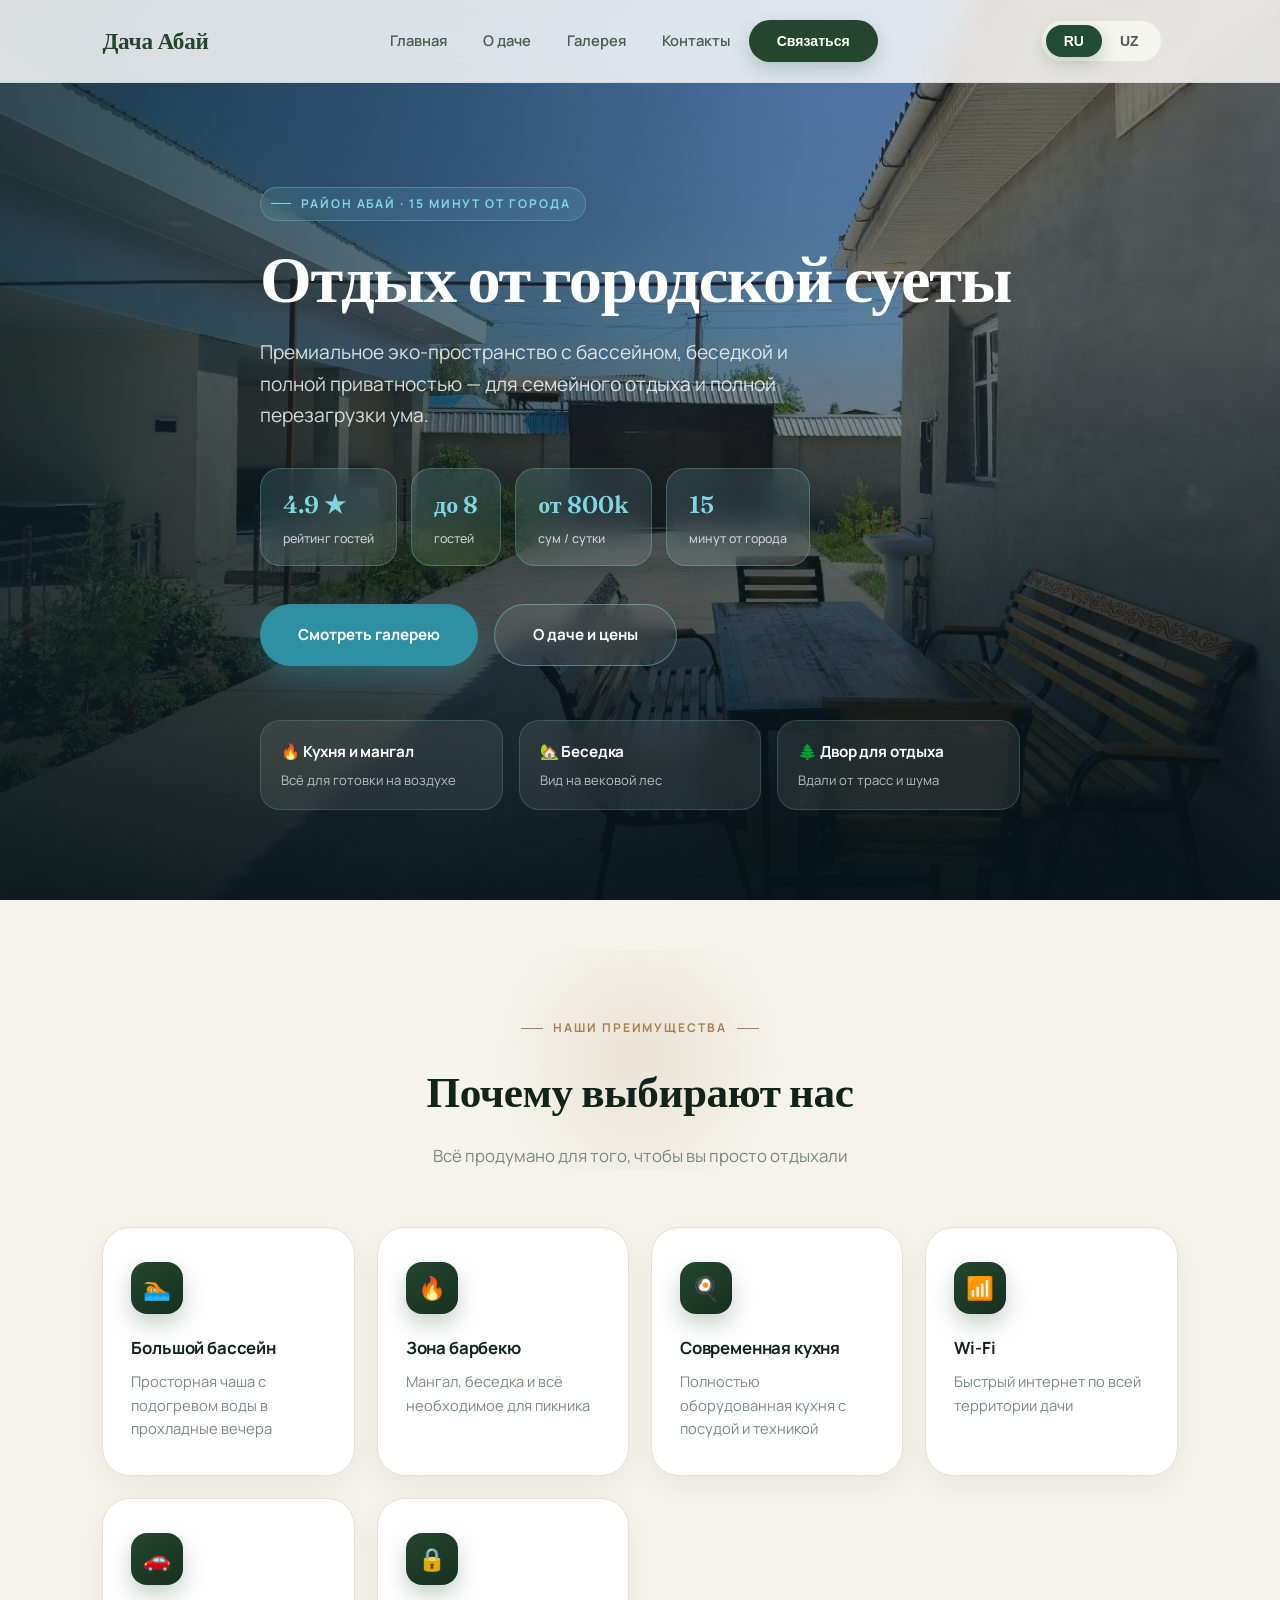
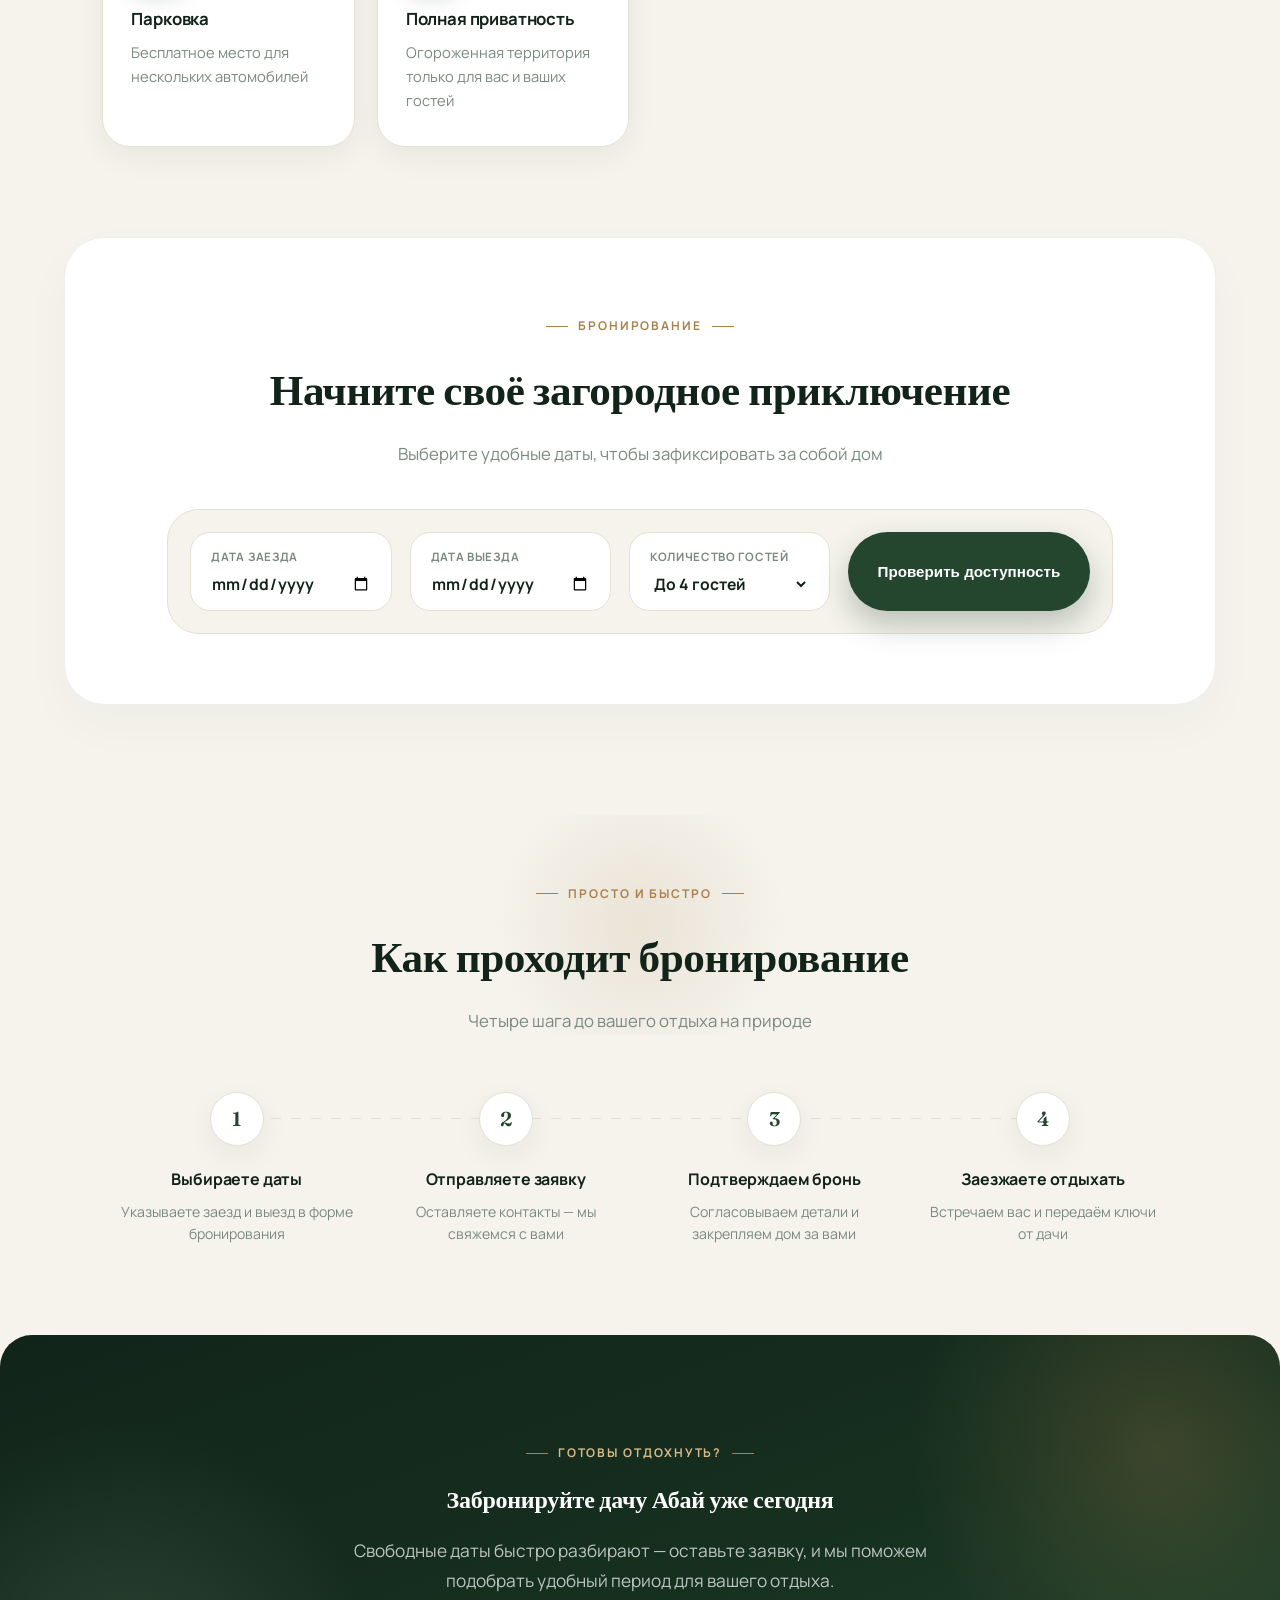
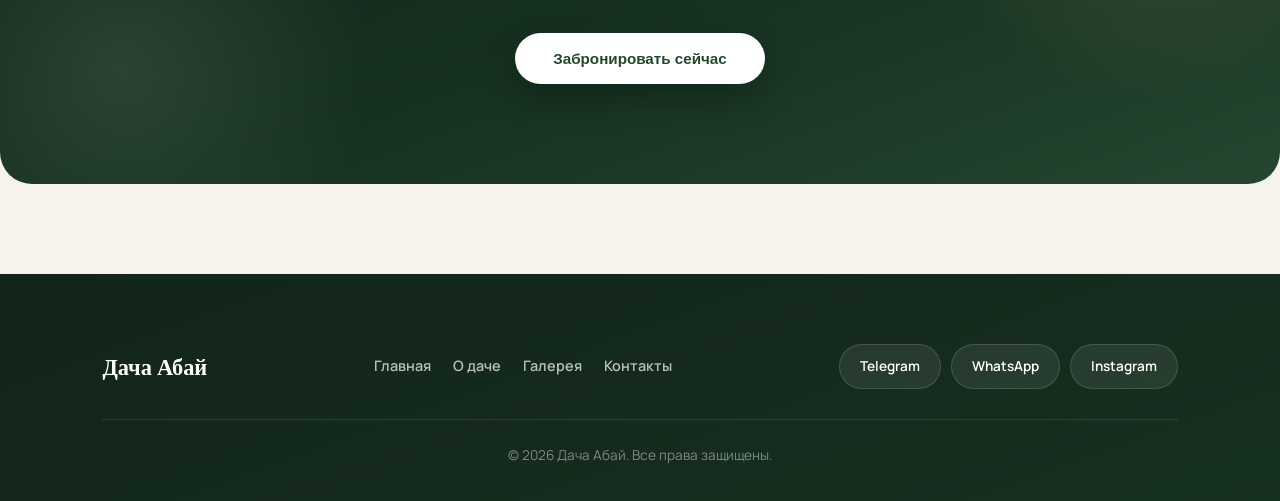
<file: index.html>
<!DOCTYPE html>
<html lang="ru">
<head>
    <meta charset="UTF-8">
    <meta name="viewport" content="width=device-width, initial-scale=1.0">
    <title>Дача Абай — Премиальный загородный отдых у Ташкента</title>
    <link rel="stylesheet" href="style.css">
</head>
<body>

    <!-- Адаптивная навигация с бургер-меню -->
    <header class="navbar">
    <a href="index.html" class="logo">Дача Абай</a>

    <nav class="nav-links">
        <a href="index.html" data-i18n="home">Главная</a>
        <a href="about.html" data-i18n="about">О даче</a>
        <a href="gallery.html" data-i18n="gallery">Галерея</a>
        <a href="contacts.html" data-i18n="contacts">Контакты</a>
        <button class="btn-contact" id="contactBtn" data-i18n="contact_btn">Связаться</button>
    </nav>

   <div class="language-switch">
        <button class="lang-btn" data-lang="ru">RU</button>
        <button class="lang-btn" data-lang="uz">UZ</button>
    </div>

    

    <div class="burger-menu" id="burgerToggle">
        <span></span>
        <span></span>
        <span></span>
    </div>
</header>

    <!-- Hero -->
    <section class="hero">
        <div class="hero-content">
            <span class="hero-eyebrow" data-i18n="hero_eyebrow">Район Абай · 15 минут от города</span>
            <h1 data-i18n="hero_title">Отдых от городской суеты</h1>
            <p data-i18n="hero_text">Премиальное эко-пространство с бассейном, беседкой и полной приватностью — для семейного отдыха и полной перезагрузки ума.</p>

            <!-- Плавающие стеклянные карточки: рейтинг, гости, цена -->
            <div class="hero-stats">
                <div class="stat-item">
                    <span class="stat-number">4.9 ★</span>
                    <span class="stat-label" data-i18n="stat_rating_label">рейтинг гостей</span>
                </div>
                <div class="stat-item">
                    <span class="stat-number">до 8</span>
                    <span class="stat-label" data-i18n="stat_guests_label">гостей</span>
                </div>
                <div class="stat-item">
                    <span class="stat-number">от 800k</span>
                    <span class="stat-label" data-i18n="stat_price_label">сум / сутки</span>
                </div>
                <div class="stat-item">
                    <span class="stat-number">15</span>
                    <span class="stat-label" data-i18n="stat_minutes_label">минут от города</span>
                </div>
            </div>

            <div class="hero-buttons">
                <a href="gallery.html" class="btn-primary" data-i18n="btn_gallery">Смотреть галерею</a>
                <a href="about.html" class="btn-secondary" data-i18n="btn_about">О даче и цены</a>
            </div>

            <div class="hero-features">
                <div class="feat-box">
                    <h4 data-i18n="feat1_title">🔥 Кухня и мангал</h4>
                    <p data-i18n="feat1_text">Всё для готовки на воздухе</p>
                </div>
                <div class="feat-box">
                    <h4 data-i18n="feat2_title">🏡 Беседка</h4>
                    <p data-i18n="feat2_text">Вид на вековой лес</p>
                </div>
                <div class="feat-box">
                    <h4 data-i18n="feat3_title">🌲 Двор для отдыха</h4>
                    <p data-i18n="feat3_text">Вдали от трасс и шума</p>
                </div>
            </div>
        </div>
    </section>

    <!-- Почему выбирают нас -->
    <section class="section" id="why-us">
        <div class="section-head reveal">
            <span class="eyebrow" data-i18n="whyus_eyebrow">Наши преимущества</span>
            <h2 data-i18n="whyus_title">Почему выбирают нас</h2>
            <p class="subtitle" data-i18n="whyus_subtitle">Всё продумано для того, чтобы вы просто отдыхали</p>
        </div>
        <div class="features-grid">
            <div class="feature-card reveal">
                <div class="feature-icon">🏊</div>
                <h3 data-i18n="why1_title">Большой бассейн</h3>
                <p data-i18n="why1_text">Просторная чаша с подогревом воды в прохладные вечера</p>
            </div>
            <div class="feature-card reveal reveal-delay-1">
                <div class="feature-icon">🔥</div>
                <h3 data-i18n="why2_title">Зона барбекю</h3>
                <p data-i18n="why2_text">Мангал, беседка и всё необходимое для пикника</p>
            </div>
            <div class="feature-card reveal reveal-delay-2">
                <div class="feature-icon">🍳</div>
                <h3 data-i18n="why3_title">Современная кухня</h3>
                <p data-i18n="why3_text">Полностью оборудованная кухня с посудой и техникой</p>
            </div>
            <div class="feature-card reveal reveal-delay-3">
                <div class="feature-icon">📶</div>
                <h3 data-i18n="why4_title">Wi-Fi</h3>
                <p data-i18n="why4_text">Быстрый интернет по всей территории дачи</p>
            </div>
            <div class="feature-card reveal">
                <div class="feature-icon">🚗</div>
                <h3 data-i18n="why5_title">Парковка</h3>
                <p data-i18n="why5_text">Бесплатное место для нескольких автомобилей</p>
            </div>
            <div class="feature-card reveal reveal-delay-1">
                <div class="feature-icon">🔒</div>
                <h3 data-i18n="why6_title">Полная приватность</h3>
                <p data-i18n="why6_text">Огороженная территория только для вас и ваших гостей</p>
            </div>
        </div>
    </section>

    <!-- Бронирование -->
    <section class="section" style="background: #ffffff; border-radius: 40px; margin: 60px auto; max-width: 90%; border: 1px solid #eef0ec; box-shadow: 0 20px 50px rgba(42, 71, 54, 0.03); padding-top: 70px; padding-bottom: 70px;">
        <div class="booking-modern reveal">
            <div class="booking-header-block">
                <span class="eyebrow" data-i18n="booking_eyebrow">Бронирование</span>
                <h2 data-i18n="booking_title">Начните своё загородное приключение</h2>
                <p class="subtitle" style="margin-bottom: 0;" data-i18n="booking_subtitle">Выберите удобные даты, чтобы зафиксировать за собой дом</p>
            </div>

            <form class="booking-form-grid" id="mainBookingForm">
                <div class="booking-input-box">
                    <label for="checkin" data-i18n="label_checkin">Дата заезда</label>
                    <input type="date" id="checkin" required>
                </div>

                <div class="booking-input-box">
                    <label for="checkout" data-i18n="label_checkout">Дата выезда</label>
                    <input type="date" id="checkout" required>
                </div>

                <div class="booking-input-box">
                    <label for="guests" data-i18n="label_guests">Количество гостей</label>
                    <select id="guests">
                        <option value="1" data-i18n="opt_guest_1">1 гость</option>
                        <option value="2" data-i18n="opt_guest_2">2 гостя</option>
                        <option value="4" selected data-i18n="opt_guest_4">До 4 гостей</option>
                        <option value="6" data-i18n="opt_guest_6">До 6 гостей</option>
                        <option value="custom" data-i18n="opt_guest_custom">Больше (компания)</option>
                    </select>
                </div>

                <div class="booking-submit-box">
                    <button type="submit" class="btn-primary" style="width: 100%; height: 100%; display: flex; align-items: center; justify-content: center; padding: 0;" data-i18n="btn_check">
                        Проверить доступность
                    </button>
                </div>
            </form>
        </div>
    </section>

    <!-- Как проходит бронирование -->
    <section class="section" id="booking-steps">
        <div class="section-head reveal">
            <span class="eyebrow" data-i18n="steps_eyebrow">Просто и быстро</span>
            <h2 data-i18n="steps_title">Как проходит бронирование</h2>
            <p class="subtitle" data-i18n="steps_subtitle">Четыре шага до вашего отдыха на природе</p>
        </div>
        <div class="timeline">
            <div class="timeline-step reveal">
                <div class="timeline-num">1</div>
                <h3 data-i18n="step1_title">Выбираете даты</h3>
                <p data-i18n="step1_text">Указываете заезд и выезд в форме бронирования</p>
            </div>
            <div class="timeline-step reveal reveal-delay-1">
                <div class="timeline-num">2</div>
                <h3 data-i18n="step2_title">Отправляете заявку</h3>
                <p data-i18n="step2_text">Оставляете контакты — мы свяжемся с вами</p>
            </div>
            <div class="timeline-step reveal reveal-delay-2">
                <div class="timeline-num">3</div>
                <h3 data-i18n="step3_title">Подтверждаем бронь</h3>
                <p data-i18n="step3_text">Согласовываем детали и закрепляем дом за вами</p>
            </div>
            <div class="timeline-step reveal reveal-delay-3">
                <div class="timeline-num">4</div>
                <h3 data-i18n="step4_title">Заезжаете отдыхать</h3>
                <p data-i18n="step4_text">Встречаем вас и передаём ключи от дачи</p>
            </div>
        </div>
    </section>

    <!-- Финальный CTA -->
    <section class="final-cta reveal-scale">
        <div class="final-cta-content">
            <span class="eyebrow" style="color: var(--brass-light);" data-i18n="cta_eyebrow">Готовы отдохнуть?</span>
            <h2 data-i18n="cta_title">Забронируйте дачу Абай уже сегодня</h2>
            <p data-i18n="cta_text">Свободные даты быстро разбирают — оставьте заявку, и мы поможем подобрать удобный период для вашего отдыха.</p>
            <button class="btn-primary" id="finalCtaBtn" onclick="document.getElementById('contactBtn').click()" data-i18n="cta_btn">Забронировать сейчас</button>
        </div>
    </section>

    <!-- Модальное окно скрыто по умолчанию -->
    <div class="modal" id="contactModal">
        <div class="modal-content">
            <span class="close-btn" style="position:absolute; top:20px; right:25px; font-size:28px; cursor:pointer; color:#a0a8a2;">&times;</span>
            <h2 style="margin-bottom:10px;" data-i18n="modal_title">Забронировать отдых</h2>
            <p style="color:#718096; margin-bottom:20px;" data-i18n="modal_text">Оставьте контакты, мы перезвоним в течение 15 минут.</p>
            <form style="display:flex; flex-direction:column; gap:15px;">
                <input type="text" placeholder="Ваше имя" required data-i18n-placeholder="modal_name_ph">
                <input type="tel" placeholder="Номер телефона" inputmode="numeric" pattern="[0-9+\s()-]*" required data-i18n-placeholder="modal_phone_ph">
                <button type="submit" class="btn-contact" style="padding:16px; border-radius:14px;" data-i18n="modal_submit">Отправить заявку</button>
            </form>
        </div>
    </div>

    <!-- Современный футер -->
    <footer class="footer">
        <div class="footer-content">
            <div class="footer-logo">Дача Абай</div>
            <nav class="footer-nav">
                <a href="index.html" data-i18n="home">Главная</a>
                <a href="about.html" data-i18n="about">О даче</a>
                <a href="gallery.html" data-i18n="gallery">Галерея</a>
                <a href="contacts.html" data-i18n="contacts">Контакты</a>
            </nav>
            <div class="footer-socials">
              <a href="https://t.me/+998998395988" target="_blank">Telegram</a>
                <a href="https://wa.me./998395988">WhatsApp</a>
                <a href="https://instagram.com./sardorbekovusen" target="_blank">Instagram</a>
            </div>
        </div>
        <p class="footer-copy" data-i18n="footer_copy">© 2026 Дача Абай. Все права защищены.</p>
    </footer>

   <script src="lang.js"></script>
<script src="script.js"></script>
</body>
</html>
</file>
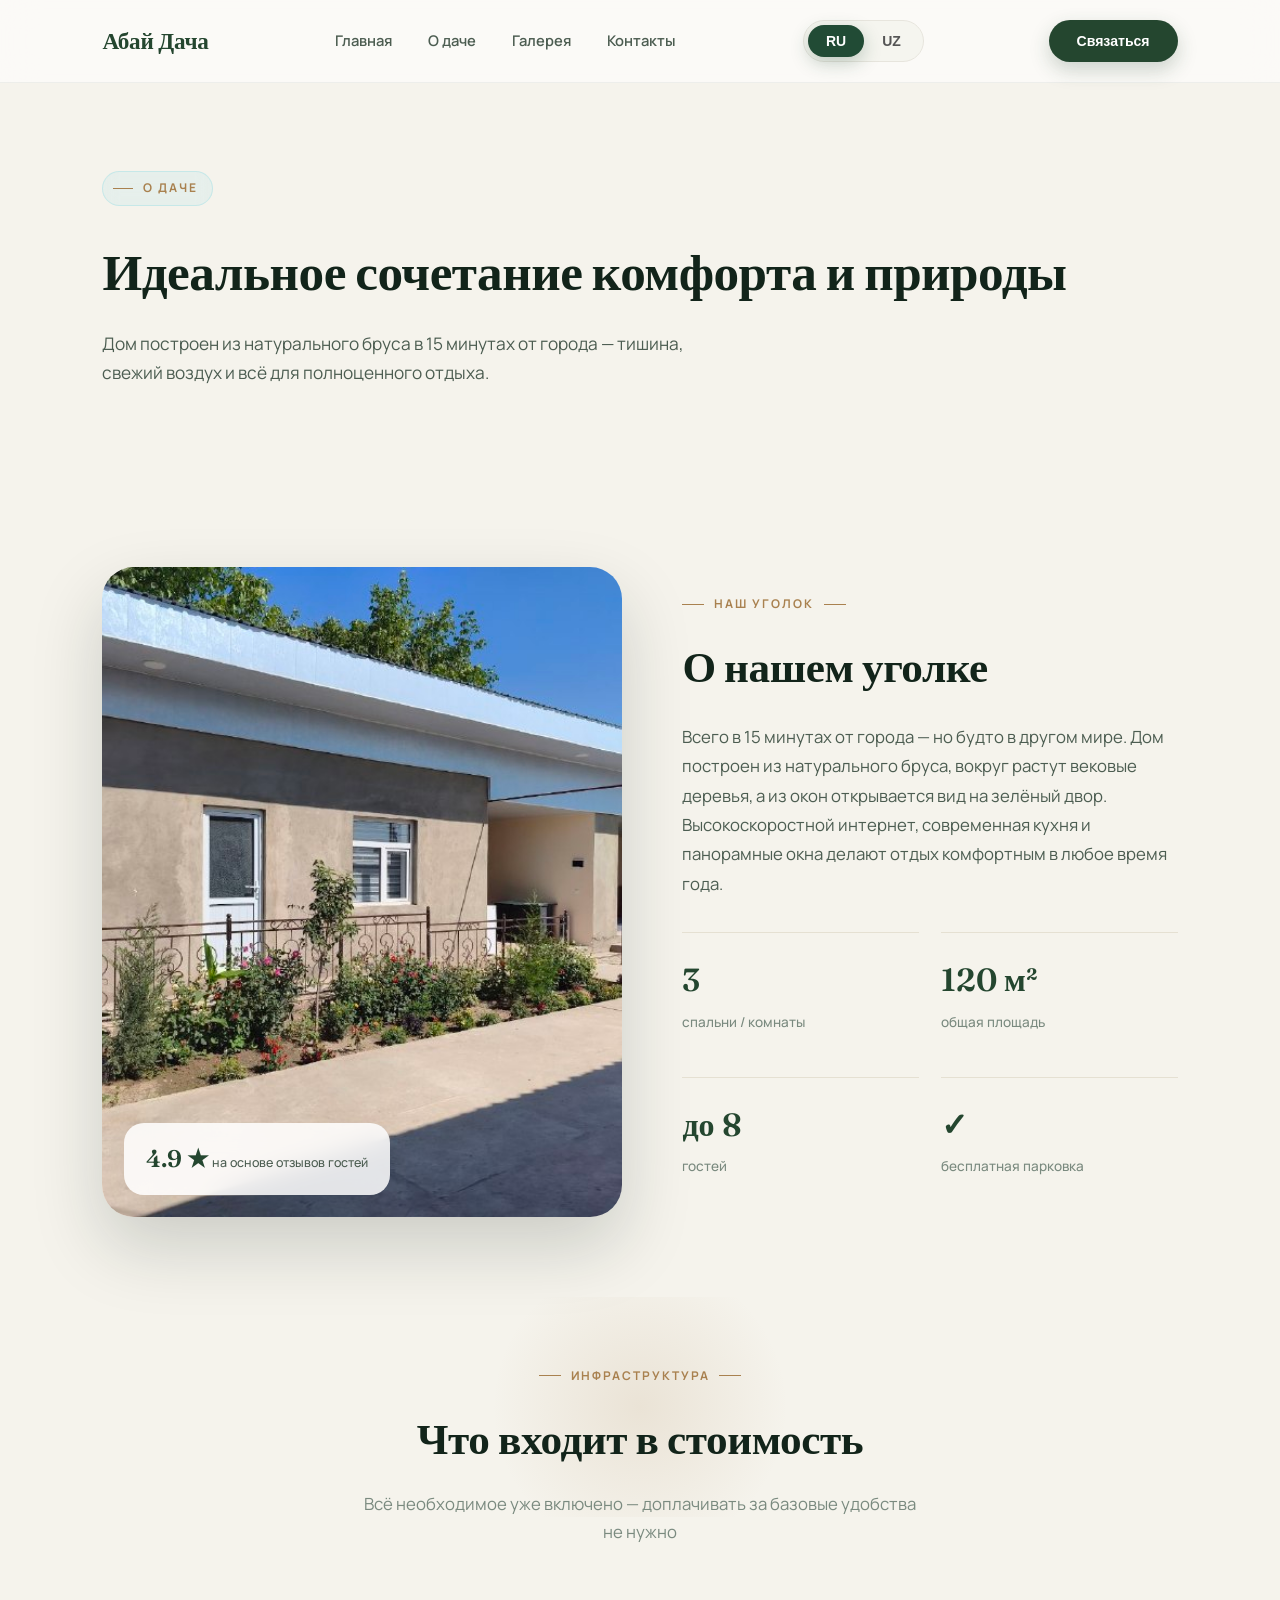
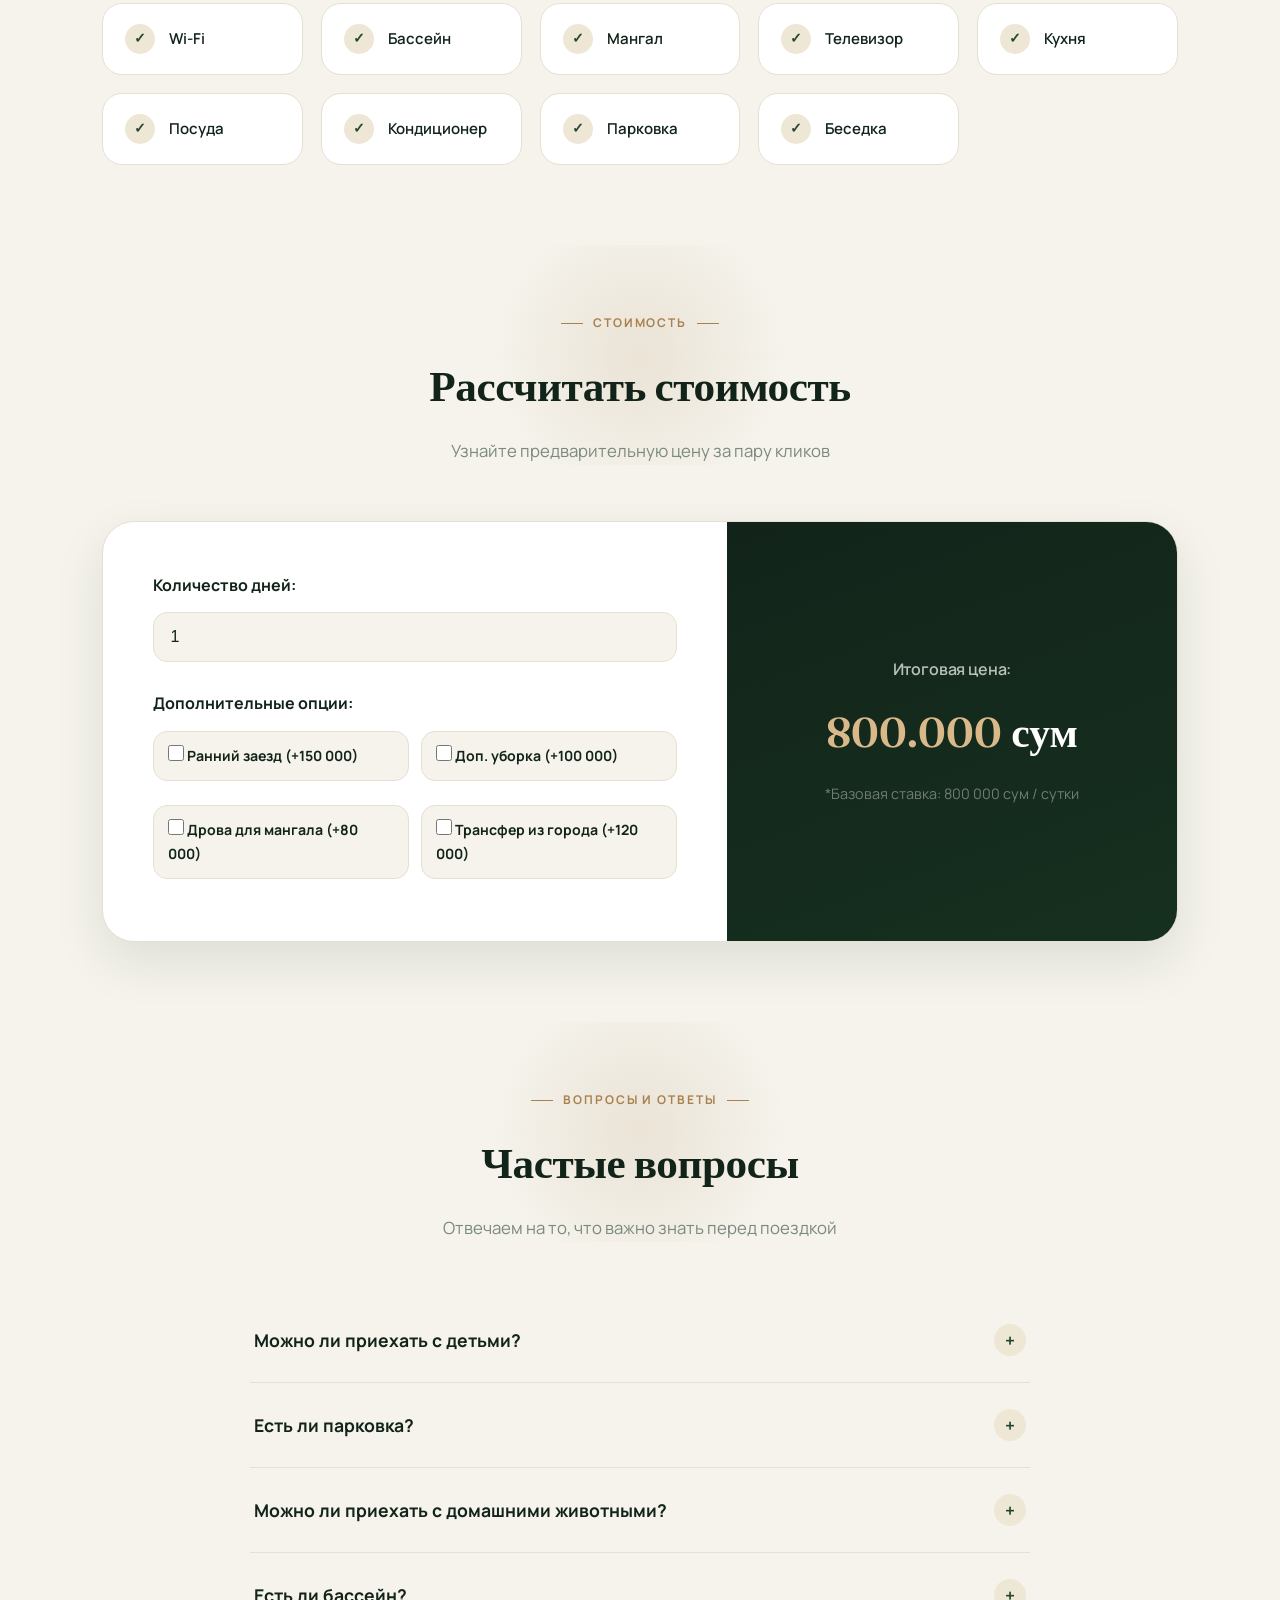
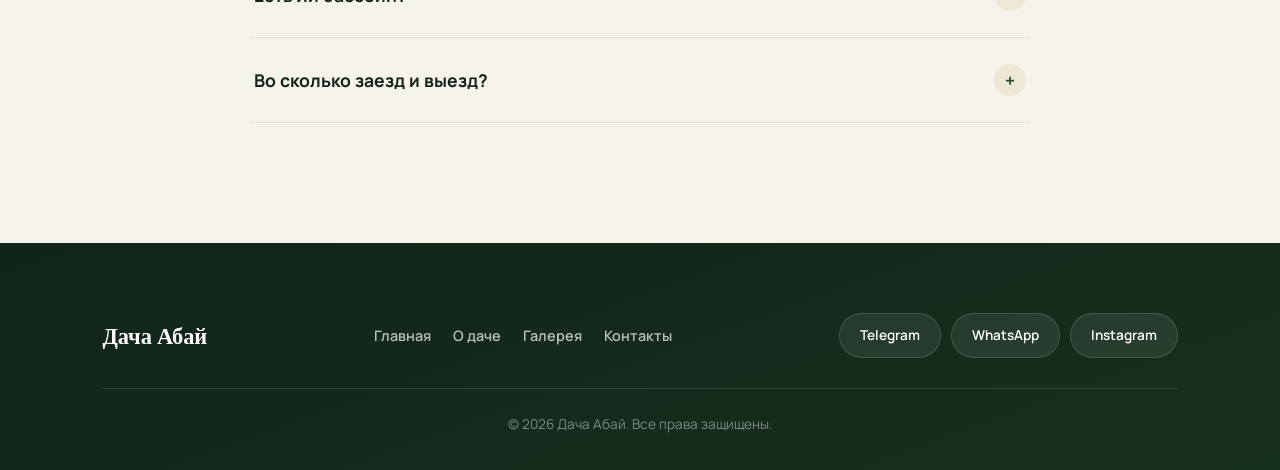
<file: about.html>
<!DOCTYPE html>
<html lang="ru">
<head>
    <meta charset="UTF-8">
    <meta name="viewport" content="width=device-width, initial-scale=1.0">
    <title>О даче — Дача Абай</title>
    <link rel="stylesheet" href="style.css">
</head>
<body>

    <header class="navbar">
        <a href="index.html" class="logo">Абай Дача</a>

        <nav class="nav-links">
            <a href="index.html" data-i18n="home">Главная</a>
            <a href="about.html" data-i18n="about">О даче</a>
            <a href="gallery.html" data-i18n="gallery">Галерея</a>
            <a href="contacts.html" data-i18n="contacts">Контакты</a>
        </nav>

        <div class="language-switch">
            <button class="lang-btn" data-lang="ru">RU</button>
            <button class="lang-btn" data-lang="uz">UZ</button>
        </div>

        <button class="btn-contact" id="contactBtn" data-i18n="contact_btn">Связаться</button>

        <div class="burger-menu" id="burgerToggle">
            <span></span>
            <span></span>
            <span></span>
        </div>
    </header>

    <div class="page-hero reveal">
        <span class="hero-eyebrow" data-i18n="about_hero_eyebrow">О даче</span>
        <h1 data-i18n="about_hero_title">Идеальное сочетание комфорта и природы</h1>
        <p class="subtitle" data-i18n="about_hero_subtitle">Дом построен из натурального бруса в 15 минутах от города — тишина, свежий воздух и всё для полноценного отдыха.</p>
    </div>

    <section id="about" class="section">
        <div class="about-split">
            <div class="about-split-img reveal">
                <img src="./img/544ee8f8-6926-4258-8ec1-f348be6acf35.jpg" alt="Территория дачи Абай с бассейном">
                <div class="about-split-badge">
                    <span class="stat-number">4.9 ★</span>
                    <span class="stat-label" data-i18n="about_badge_label">на основе отзывов гостей</span>
                </div>
            </div>
            <div class="about-split-text reveal reveal-delay-1">
                <span class="eyebrow" style="justify-content:flex-start;" data-i18n="about_eyebrow">Наш уголок</span>
                <h2 data-i18n="about_title">О нашем уголке</h2>
                <p data-i18n="about_text">Всего в 15 минутах от города — но будто в другом мире. Дом построен из натурального бруса, вокруг растут вековые деревья, а из окон открывается вид на зелёный двор. Высокоскоростной интернет, современная кухня и панорамные окна делают отдых комфортным в любое время года.</p>
                <div class="numbers-grid">
                    <div class="number-item">
                        <span class="stat-number">3</span>
                        <span class="stat-label" data-i18n="num1_label">спальни / комнаты</span>
                    </div>
                    <div class="number-item">
                        <span class="stat-number">120 м²</span>
                        <span class="stat-label" data-i18n="num2_label">общая площадь</span>
                    </div>
                    <div class="number-item">
                        <span class="stat-number">до 8</span>
                        <span class="stat-label" data-i18n="num3_label">гостей</span>
                    </div>
                    <div class="number-item">
                        <span class="stat-number">✓</span>
                        <span class="stat-label" data-i18n="num4_label">бесплатная парковка</span>
                    </div>
                </div>
            </div>
        </div>
    </section>

    <!-- Что входит в стоимость -->
    <section class="section" id="amenities">
        <div class="section-head reveal">
            <span class="eyebrow" data-i18n="amenities_eyebrow">Инфраструктура</span>
            <h2 data-i18n="amenities_title">Что входит в стоимость</h2>
            <p class="subtitle" data-i18n="amenities_subtitle">Всё необходимое уже включено — доплачивать за базовые удобства не нужно</p>
        </div>
        <div class="amenities-grid">
            <div class="amenity-chip reveal"><span class="check">✓</span><span class="label" data-i18n="am1">Wi-Fi</span></div>
            <div class="amenity-chip reveal"><span class="check">✓</span><span class="label" data-i18n="am2">Бассейн</span></div>
            <div class="amenity-chip reveal"><span class="check">✓</span><span class="label" data-i18n="am3">Мангал</span></div>
            <div class="amenity-chip reveal"><span class="check">✓</span><span class="label" data-i18n="am4">Телевизор</span></div>
            <div class="amenity-chip reveal"><span class="check">✓</span><span class="label" data-i18n="am5">Кухня</span></div>
            <div class="amenity-chip reveal"><span class="check">✓</span><span class="label" data-i18n="am6">Посуда</span></div>
            <div class="amenity-chip reveal"><span class="check">✓</span><span class="label" data-i18n="am7">Кондиционер</span></div>
            <div class="amenity-chip reveal"><span class="check">✓</span><span class="label" data-i18n="am8">Парковка</span></div>
            <div class="amenity-chip reveal"><span class="check">✓</span><span class="label" data-i18n="am9">Беседка</span></div>
        </div>
    </section>

    <section id="calculator" class="section">
        <div class="section-head reveal">
            <span class="eyebrow" data-i18n="calc_eyebrow">Стоимость</span>
            <h2 data-i18n="calc_title">Рассчитать стоимость</h2>
            <p class="subtitle" data-i18n="calc_subtitle">Узнайте предварительную цену за пару кликов</p>
        </div>
        <div class="calc-container reveal">
            <div class="calc-block">
                <label for="days" data-i18n="calc_days_label">Количество дней:</label>
                <input type="number" id="days" min="1" value="1">
                <label style="margin-bottom:14px;" data-i18n="calc_options_label">Дополнительные опции:</label>
                <div class="checkbox-group">
                    <label class="checkbox-option">
                        <input type="checkbox" value="150000"> <span data-i18n="calc_opt1">Ранний заезд (+150 000)</span>
                    </label>
                    <label class="checkbox-option">
                        <input type="checkbox" value="100000"> <span data-i18n="calc_opt2">Доп. уборка (+100 000)</span>
                    </label>
                    <label class="checkbox-option">
                        <input type="checkbox" value="80000"> <span data-i18n="calc_opt3">Дрова для мангала (+80 000)</span>
                    </label>
                    <label class="checkbox-option">
                        <input type="checkbox" value="120000"> <span data-i18n="calc_opt4">Трансфер из города (+120 000)</span>
                    </label>
                </div>
            </div>
            <div class="calc-result">
                <h3 data-i18n="calc_result_title">Итоговая цена:</h3>
                <div class="price-display"><span id="totalPrice">800.000</span> сум</div>
                <p style="opacity:0.7; font-size:0.9rem;" data-i18n="calc_note">*Базовая ставка: 800 000 сум / сутки</p>
            </div>
        </div>
    </section>

    <section id="faq" class="section">
        <div class="section-head reveal">
            <span class="eyebrow" data-i18n="faq_eyebrow">Вопросы и ответы</span>
            <h2 data-i18n="faq_title">Частые вопросы</h2>
            <p class="subtitle" data-i18n="faq_subtitle">Отвечаем на то, что важно знать перед поездкой</p>
        </div>
        <div class="faq-container reveal">
            <div class="faq-item">
                <button class="faq-question"><span data-i18n="faq_q1">Можно ли приехать с детьми?</span> <span class="arrow">+</span></button>
                <div class="faq-answer"><p data-i18n="faq_a1">Да, конечно! Территория безопасна и огорожена, во дворе достаточно места для игр.</p></div>
            </div>
            <div class="faq-item">
                <button class="faq-question"><span data-i18n="faq_q2">Есть ли парковка?</span> <span class="arrow">+</span></button>
                <div class="faq-answer"><p data-i18n="faq_a2">Да, на территории есть бесплатная парковка на несколько автомобилей.</p></div>
            </div>
            <div class="faq-item">
                <button class="faq-question"><span data-i18n="faq_q3">Можно ли приехать с домашними животными?</span> <span class="arrow">+</span></button>
                <div class="faq-answer"><p data-i18n="faq_a3">Да, мы рады гостям с воспитанными питомцами! Пожалуйста, предупредите нас об этом заранее.</p></div>
            </div>
            <div class="faq-item">
                <button class="faq-question"><span data-i18n="faq_q4">Есть ли бассейн?</span> <span class="arrow">+</span></button>
                <div class="faq-answer"><p data-i18n="faq_a4">Да, на территории есть большой бассейн, доступный гостям в течение всего пребывания.</p></div>
            </div>
            <div class="faq-item">
                <button class="faq-question"><span data-i18n="faq_q5">Во сколько заезд и выезд?</span> <span class="arrow">+</span></button>
                <div class="faq-answer"><p data-i18n="faq_a5">Стандартное время заезда — с 14:00, выезда — до 12:00. Ранний заезд возможен по согласованию.</p></div>
            </div>
        </div>
    </section>

    <!-- Современный футер -->
    <footer class="footer">
        <div class="footer-content">
            <div class="footer-logo">Дача Абай</div>
            <nav class="footer-nav">
                <a href="index.html" data-i18n="home">Главная</a>
                <a href="about.html" data-i18n="about">О даче</a>
                <a href="gallery.html" data-i18n="gallery">Галерея</a>
                <a href="contacts.html" data-i18n="contacts">Контакты</a>
            </nav>
            <div class="footer-socials">
               <a href="https://t.me./timenub" target="_blank">Telegram</a>
                <a href="https://wa.me./998395988">WhatsApp</a>
                <a href="https://instagram.com./sardorbekovusen" target="_blank">Instagram</a>
            </div>
        </div>
        <p class="footer-copy" data-i18n="footer_copy">© 2026 Дача Абай. Все права защищены.</p>
    </footer>

    <script src="lang.js"></script>
<script src="script.js"></script>
</body>
</html>
</file>
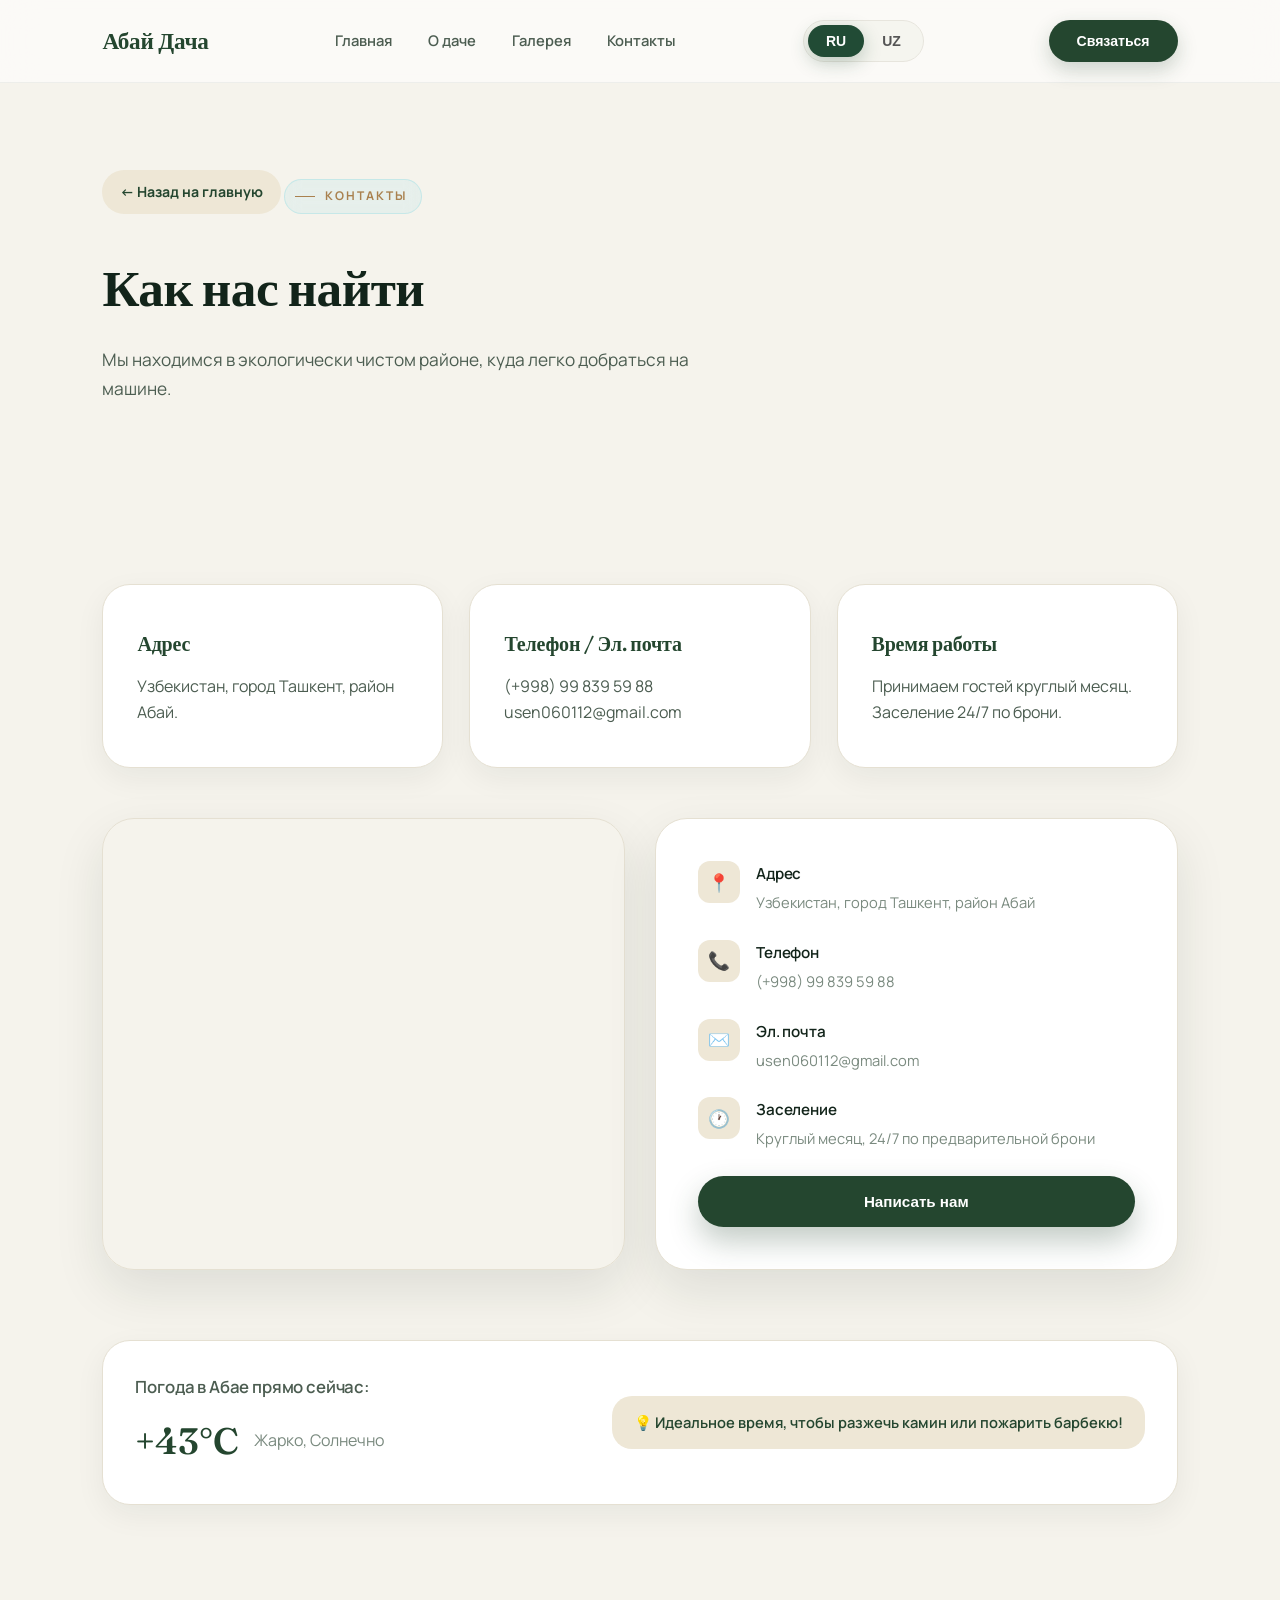
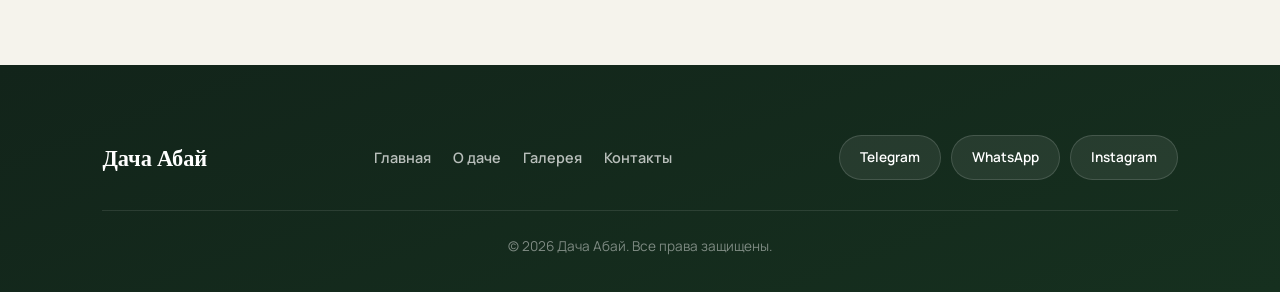
<file: contacts.html>
<!DOCTYPE html>
<html lang="ru">
<head>
    <meta charset="UTF-8">
    <meta name="viewport" content="width=device-width, initial-scale=1.0">
    <title>Контакты — Дача Абай</title>
    <link rel="stylesheet" href="style.css">
</head>
<body>

    <header class="navbar">
        <a href="index.html" class="logo">Абай Дача</a>

        <nav class="nav-links">
            <a href="index.html" data-i18n="home">Главная</a>
            <a href="about.html" data-i18n="about">О даче</a>
            <a href="gallery.html" data-i18n="gallery">Галерея</a>
            <a href="contacts.html" data-i18n="contacts">Контакты</a>
        </nav>

        <div class="language-switch">
            <button class="lang-btn" data-lang="ru">RU</button>
            <button class="lang-btn" data-lang="uz">UZ</button>
        </div>

        <button class="btn-contact" id="contactBtn" data-i18n="contact_btn">Связаться</button>

        <div class="burger-menu" id="burgerToggle">
            <span></span>
            <span></span>
            <span></span>
        </div>
    </header>

    <div class="page-hero reveal">
        <a href="index.html" class="btn-back" data-i18n="back_link">← Назад на главную</a>
        <span class="hero-eyebrow" data-i18n="contacts_hero_eyebrow">Контакты</span>
        <h1 data-i18n="contacts_hero_title">Как нас найти</h1>
        <p class="subtitle" data-i18n="contacts_hero_subtitle">Мы находимся в экологически чистом районе, куда легко добраться на машине.</p>
    </div>

    <section id="contacts" class="section">
        <div class="grid-about" style="margin-bottom: 50px;">
            <div class="card reveal">
                <h3 data-i18n="card1_title">Адрес</h3>
                <p data-i18n="card1_text">Узбекистан, город Ташкент, район Абай.</p>
            </div>
            <div class="card reveal reveal-delay-1">
                <h3 data-i18n="card2_title">Телефон / Эл. почта</h3>
                <p>(+998) 99 839 59 88<br> usen060112@gmail.com</p>
            </div>
            <div class="card reveal reveal-delay-2">
                <h3 data-i18n="card3_title">Время работы</h3>
                <p data-i18n-html="card3_text">Принимаем гостей круглый месяц.<br>Заселение 24/7 по брони.</p>
            </div>
        </div>

        <!-- Современная адаптивная карта + контактная информация -->
        <div class="contact-split reveal">
            <div class="map-wrap">
                <iframe
                    src="https://www.google.com/maps?q=Tashkent,Abay%20district&z=13&output=embed"
                    loading="lazy"
                    referrerpolicy="no-referrer-when-downgrade"
                    title="Карта — Дача Абай, Ташкент">
                </iframe>
            </div>
            <div class="contact-info-card">
                <div class="contact-info-row">
                    <div class="ci-icon">📍</div>
                    <div>
                        <h4 data-i18n="ci_addr_title">Адрес</h4>
                        <p data-i18n="ci_addr_text">Узбекистан, город Ташкент, район Абай</p>
                    </div>
                </div>
                <div class="contact-info-row">
                    <div class="ci-icon">📞</div>
                    <div>
                        <h4 data-i18n="ci_phone_title">Телефон</h4>
                        <p>(+998) 99 839 59 88</p>
                    </div>
                </div>
                <div class="contact-info-row">
                    <div class="ci-icon">✉️</div>
                    <div>
                        <h4 data-i18n="ci_email_title">Эл. почта</h4>
                        <p>usen060112@gmail.com</p>
                    </div>
                </div>
                <div class="contact-info-row">
                    <div class="ci-icon">🕐</div>
                    <div>
                        <h4 data-i18n="ci_checkin_title">Заселение</h4>
                        <p data-i18n="ci_checkin_text">Круглый месяц, 24/7 по предварительной брони</p>
                    </div>
                </div>
                   <button class="btn-primary" onclick="window.open('https://t.me/timenub', '_blank')" data-i18n="btn_write">Написать нам</button>
            </div>
        </div>
    </section>

    <section class="section" style="padding-top: 20px;">
        <!-- Виджет погоды -->
        <div class="weather-widget reveal">
            <div class="weather-info">
                <h3 data-i18n="weather_title">Погода в Абае прямо сейчас:</h3>
                <div class="weather-row">
                    <span id="weather-temp" class="weather-temp">43°C</span>
                    <span id="weather-desc" class="weather-desc"></span>
                </div>
            </div>
            <div class="weather-tip" data-i18n="weather_tip">💡 Идеальное время, чтобы разжечь камин или пожарить барбекю!</div>
        </div>
    </section>

    <!-- Современный футер -->
    <footer class="footer">
        <div class="footer-content">
            <div class="footer-logo">Дача Абай</div>
            <nav class="footer-nav">
                <a href="index.html" data-i18n="home">Главная</a>
                <a href="about.html" data-i18n="about">О даче</a>
                <a href="gallery.html" data-i18n="gallery">Галерея</a>
                <a href="contacts.html" data-i18n="contacts">Контакты</a>
            </nav>
            <div class="footer-socials">
               <a href="https://t.me./timenub" target="_blank">Telegram</a>
                <a href="https://wa.me./998395988">WhatsApp</a>
                <a href="https://instagram.com./sardorbekovusen" target="_blank">Instagram</a>
            </div>
        </div>
        <p class="footer-copy" data-i18n="footer_copy">© 2026 Дача Абай. Все права защищены.</p>
    </footer>

    <script src="lang.js"></script>
<script src="script.js"></script>
</body>
</html>
</file>
<file: style.css>
/* ==========================================================================
   ДАЧА АБАЙ — Дизайн-система
   Palette   ink #12241a · pine #24462f · pine-dark #16301f · sage #7f9b82
             stone #f5f3ec · sand #eee7d6 · brass #a9814f · line #e5e0d2
   Type      Display — 'Fraunces' (тёплая контрастная антиква)
             Body/UI — 'Manrope'
   Radius    28px карточки / 18px элементы форм / 999px пилюли
   ========================================================================== */

@import url('https://fonts.googleapis.com/css2?family=Fraunces:opsz,wght@9..144,400;9..144,500;9..144,600;9..144,700&family=Manrope:wght@400;500;600;700;800&display=swap');

:root {
    --ink: #12241a;
    --pine: #24462f;
    --pine-dark: #16301f;
    --sage: #7f9b82;
    --sage-light: #c9d6c4;
    --stone: #f5f3ec;
    --sand: #eee7d6;
    --brass: #a9814f;
    --brass-light: #d9b98a;
    --aqua: #2f8fa3;
    --aqua-light: #7fd6e0;
    --aqua-deep: #123a45;
    --line: #e5e0d2;
    --white: #ffffff;
    --ink-soft: #4c5d51;
    --muted: #7a8a7f;

    --r-xl: 32px;
    --r-lg: 28px;
    --r-md: 20px;
    --r-sm: 14px;
    --r-pill: 999px;

    --shadow-soft: 0 10px 30px rgba(18, 36, 26, 0.06);
    --shadow-mid: 0 20px 50px rgba(18, 36, 26, 0.10);
    --shadow-deep: 0 30px 70px rgba(18, 36, 26, 0.18);

    --ease: cubic-bezier(0.16, 1, 0.3, 1);
}

* {
    margin: 0;
    padding: 0;
    box-sizing: border-box;
}

html {
    scroll-behavior: smooth;
    font-family: 'Manrope', -apple-system, BlinkMacSystemFont, sans-serif;
    color: var(--ink);
    background-color: var(--stone);
}

body {
    overflow-x: hidden;
    font-size: 16px;
    line-height: 1.7;
}

h1, h2, h3, h4 {
    font-family: 'Fraunces', Georgia, serif;
    font-weight: 600;
    letter-spacing: -0.01em;
    color: var(--ink);
}

img { max-width: 100%; display: block; }

::selection { background: var(--pine); color: #fff; }

/* Focus visibility (accessibility) */
a:focus-visible, button:focus-visible, input:focus-visible, select:focus-visible {
    outline: 2px solid var(--brass);
    outline-offset: 3px;
}

/* --------------------------------------------------------------------------
   Scroll reveal (progressive enhancement, additive JS toggles .is-visible)
   -------------------------------------------------------------------------- */
.reveal {
    opacity: 0;
    transform: translateY(28px);
    transition: opacity 0.7s var(--ease), transform 0.7s var(--ease);
}
.reveal.is-visible {
    opacity: 1;
    transform: translateY(0);
}
.reveal-scale { opacity: 0; transform: scale(0.94); transition: opacity 0.7s var(--ease), transform 0.7s var(--ease); }
.reveal-scale.is-visible { opacity: 1; transform: scale(1); }
.reveal-delay-1 { transition-delay: 0.08s; }
.reveal-delay-2 { transition-delay: 0.16s; }
.reveal-delay-3 { transition-delay: 0.24s; }
.reveal-delay-4 { transition-delay: 0.32s; }

@media (prefers-reduced-motion: reduce) {
    .reveal, .reveal-scale { opacity: 1 !important; transform: none !important; transition: none !important; }
    html { scroll-behavior: auto; }
}

/* --------------------------------------------------------------------------
   Навигация — sticky glass
   -------------------------------------------------------------------------- */
.navbar {
    position: fixed;
    top: 0;
    left: 0;
    width: 100%;
    display: flex;
    justify-content: space-between;
    align-items: center;
    padding: 22px 8%;
    z-index: 1000;
    background: rgba(245, 243, 236, 0.7);
    backdrop-filter: blur(18px) saturate(140%);
    -webkit-backdrop-filter: blur(18px) saturate(140%);
    border-bottom: 1px solid rgba(18, 36, 26, 0.06);
    transition: all 0.4s var(--ease);
}

.logo {
    font-family: 'Fraunces', serif;
    font-size: 1.45rem;
    font-weight: 600;
    color: var(--pine);
    letter-spacing: -0.01em;
    text-decoration: none;
}

.nav-links {
    display: flex;
    align-items: center;
}

.nav-links a {
    margin: 0 18px;
    text-decoration: none;
    color: var(--ink-soft);
    font-weight: 600;
    font-size: 0.92rem;
    position: relative;
    transition: color 0.3s;
}

.nav-links a::after {
    content: '';
    position: absolute;
    left: 0;
    bottom: -6px;
    width: 0;
    height: 2px;
    background: var(--brass);
    transition: width 0.3s var(--ease);
}

.nav-links a:hover {
    color: var(--pine);
}
.nav-links a:hover::after { width: 100%; }

.btn-contact {
    background: var(--pine);
    color: #ffffff;
    border: none;
    padding: 13px 28px;
    border-radius: var(--r-pill);
    font-weight: 700;
    font-size: 0.88rem;
    cursor: pointer;
    transition: all 0.35s var(--ease);
    box-shadow: 0 8px 20px rgba(36, 70, 47, 0.22);
}

.btn-contact:hover {
    background: var(--pine-dark);
    transform: translateY(-2px);
    box-shadow: 0 12px 26px rgba(36, 70, 47, 0.3);
}

/* --------------------------------------------------------------------------
   Кнопки общего назначения
   -------------------------------------------------------------------------- */
.btn-primary {
    display: inline-flex;
    align-items: center;
    justify-content: center;
    gap: 8px;
    background: var(--pine);
    color: #ffffff;
    padding: 17px 38px;
    border-radius: var(--r-pill);
    text-decoration: none;
    font-weight: 700;
    font-size: 0.95rem;
    border: none;
    cursor: pointer;
    transition: all 0.35s var(--ease);
    box-shadow: 0 14px 30px rgba(36, 70, 47, 0.28);
}

.btn-primary:hover {
    background: var(--pine-dark);
    transform: translateY(-3px);
    box-shadow: 0 18px 38px rgba(36, 70, 47, 0.34);
}

.btn-secondary {
    display: inline-flex;
    align-items: center;
    justify-content: center;
    background: rgba(255, 255, 255, 0.5);
    backdrop-filter: blur(10px);
    color: var(--pine);
    padding: 17px 38px;
    border-radius: var(--r-pill);
    text-decoration: none;
    font-weight: 700;
    font-size: 0.95rem;
    border: 1.5px solid rgba(36, 70, 47, 0.35);
    transition: all 0.35s var(--ease);
}

.btn-secondary:hover {
    background: var(--pine);
    color: #fff;
    border-color: var(--pine);
    transform: translateY(-3px);
}

.btn-back {
    display: inline-flex;
    align-items: center;
    gap: 6px;
    text-decoration: none;
    color: var(--pine);
    font-weight: 700;
    font-size: 0.88rem;
    margin-bottom: 30px;
    padding: 10px 18px;
    border-radius: var(--r-pill);
    background-color: var(--sand);
    transition: all 0.3s var(--ease);
}

.btn-back:hover {
    background-color: var(--pine);
    color: white;
    transform: translateX(-3px);
}

/* --------------------------------------------------------------------------
   Hero
   -------------------------------------------------------------------------- */
.hero {
    min-height: 100vh;
    position: relative;
    display: flex;
    align-items: flex-end;
    justify-content: center;
    text-align: left;
    padding: 160px 8% 90px;
    overflow: hidden;
    background-color: var(--aqua-deep);
}

.hero::before {
    content: '';
    position: absolute;
    inset: 0;
    background-image: url('./img/3c3485c1-42a9-4275-b9bb-f1f9e6f7c444.jpg');
    background-size: cover;
    background-position: center 42%;
    transform: scale(1.08);
    animation: heroDrift 22s ease-in-out infinite alternate;
    z-index: 0;
}

@keyframes heroDrift {
    from { transform: scale(1.08) translateY(0); }
    to   { transform: scale(1.14) translateY(-1.5%); }
}

.hero::after {
    content: '';
    position: absolute;
    inset: 0;
    background:
        linear-gradient(180deg, rgba(9,28,33,0.30) 0%, rgba(9,28,33,0.38) 35%, rgba(6,20,24,0.92) 100%),
        linear-gradient(100deg, rgba(6,20,24,0.62) 0%, rgba(6,20,24,0.08) 58%),
        linear-gradient(120deg, rgba(47,143,163,0.28) 0%, rgba(47,143,163,0) 45%);
    z-index: 1;
}

.hero-content {
    max-width: 760px;
    position: relative;
    z-index: 2;
    width: 100%;
}

.hero-eyebrow {
    display: inline-flex;
    align-items: center;
    gap: 10px;
    color: var(--aqua-light);
    text-transform: uppercase;
    letter-spacing: 0.16em;
    font-weight: 700;
    font-size: 0.75rem;
    margin-bottom: 22px;
    padding: 6px 14px 6px 6px;
    background: rgba(127, 214, 224, 0.12);
    border: 1px solid rgba(127, 214, 224, 0.3);
    border-radius: var(--r-pill);
    backdrop-filter: blur(8px);
}
.hero-eyebrow::before {
    content: '';
    width: 20px;
    height: 1px;
    background: var(--aqua-light);
    margin-left: 4px;
}

.hero-content h1 {
    font-size: clamp(2.6rem, 5.2vw, 4.4rem);
    font-weight: 600;
    line-height: 1.08;
    margin-bottom: 22px;
    letter-spacing: -0.02em;
    color: #ffffff;
}

.hero-content > p {
    font-size: 1.2rem;
    max-width: 560px;
    margin-bottom: 36px;
    font-weight: 400;
    color: rgba(255,255,255,0.82);
    line-height: 1.65;
}

/* Плавающие стеклянные карточки рейтинга/гостей/цены */
.hero-stats {
    display: flex;
    flex-wrap: wrap;
    gap: 14px;
    margin-bottom: 38px;
}

.stat-item {
    display: flex;
    flex-direction: column;
    align-items: flex-start;
    gap: 2px;
    background: linear-gradient(160deg, rgba(127,214,224,0.16), rgba(255,255,255,0.08));
    backdrop-filter: blur(16px) saturate(160%);
    -webkit-backdrop-filter: blur(16px) saturate(160%);
    border: 1px solid rgba(127,214,224,0.28);
    border-radius: var(--r-md);
    padding: 16px 22px;
    box-shadow: 0 12px 30px rgba(6,20,24,0.25);
    transition: transform 0.4s var(--ease), box-shadow 0.4s var(--ease), border-color 0.4s;
}
.stat-item:hover {
    transform: translateY(-4px);
    border-color: rgba(127,214,224,0.55);
    box-shadow: 0 16px 36px rgba(6,20,24,0.32);
}

.stat-number {
    font-family: 'Fraunces', serif;
    font-size: 1.5rem;
    font-weight: 600;
    color: var(--aqua-light);
}

.stat-label {
    font-size: 0.78rem;
    color: rgba(255,255,255,0.72);
    font-weight: 500;
}

.stat-divider { display: none; }

.hero-buttons {
    display: flex;
    flex-wrap: wrap;
    gap: 16px;
    margin-bottom: 54px;
}

.hero-buttons .btn-primary {
    background: var(--aqua);
    border-color: var(--aqua);
    box-shadow: 0 14px 34px rgba(47,143,163,0.4);
}
.hero-buttons .btn-primary:hover {
    background: var(--aqua-light);
    border-color: var(--aqua-light);
    color: var(--aqua-deep);
}

.hero-buttons .btn-secondary {
    background: rgba(255,255,255,0.08);
    color: #fff;
    border-color: rgba(127,214,224,0.45);
}
.hero-buttons .btn-secondary:hover {
    background: #fff;
    color: var(--aqua-deep);
    border-color: #fff;
}

.hero-features {
    display: grid;
    grid-template-columns: repeat(3, 1fr);
    gap: 16px;
    max-width: 780px;
}

.feat-box {
    background: rgba(255, 255, 255, 0.08);
    backdrop-filter: blur(14px);
    -webkit-backdrop-filter: blur(14px);
    padding: 18px 20px;
    border-radius: var(--r-md);
    text-align: left;
    border: 1px solid rgba(127,214,224,0.2);
    transition: transform 0.35s var(--ease), background 0.35s, border-color 0.35s;
}

.feat-box:hover {
    transform: translateY(-4px);
    background: rgba(127,214,224,0.14);
    border-color: rgba(127,214,224,0.45);
}

.feat-box h4 {
    color: #fff;
    font-family: 'Manrope', sans-serif;
    font-size: 0.95rem;
    font-weight: 700;
    margin-bottom: 4px;
}

.feat-box p {
    color: rgba(255,255,255,0.68);
    font-size: 0.82rem;
}

/* Small secondary page hero (about/gallery/contacts) */
.page-hero {
    padding: 170px 8% 70px;
    max-width: 1300px;
    margin: 0 auto;
    position: relative;
}
.page-hero .hero-eyebrow { color: var(--brass); }
.page-hero .hero-eyebrow::before { background: var(--brass); }
.page-hero h1 {
    font-size: clamp(2.2rem, 4.2vw, 3.2rem);
    margin-bottom: 14px;
}
.page-hero p {
    color: var(--ink-soft);
    font-size: 1.08rem;
    max-width: 620px;
}

/* --------------------------------------------------------------------------
   Секции — базовая сетка
   -------------------------------------------------------------------------- */
.section {
    padding: 110px 8% 30px;
    max-width: 1300px;
    margin: 0 auto;
    position: relative;
}

.section-head {
    text-align: center;
    max-width: 640px;
    margin: 0 auto 56px;
    position: relative;
}

.eyebrow {
    display: inline-flex;
    align-items: center;
    gap: 10px;
    color: var(--brass);
    text-transform: uppercase;
    letter-spacing: 0.16em;
    font-weight: 700;
    font-size: 0.75rem;
    margin-bottom: 16px;
}
.eyebrow::before, .eyebrow::after {
    content: '';
    width: 22px;
    height: 1px;
    background: var(--brass);
}

.section h2 {
    font-size: clamp(1.9rem, 3.4vw, 2.7rem);
    font-weight: 600;
    color: var(--ink);
    letter-spacing: -0.01em;
    margin-bottom: 14px;
}

.section .subtitle {
    color: var(--muted);
    font-size: 1.05rem;
    margin-bottom: 0;
    max-width: 560px;
    margin-left: auto;
    margin-right: auto;
}
/* legacy left-aligned subtitle usage on subpages */
.page-hero .subtitle { margin: 0; }

/* soft gradient bloom accents behind headings */
.section-head::before {
    content: '';
    position: absolute;
    top: -60px;
    left: 50%;
    transform: translateX(-50%);
    width: 360px;
    height: 220px;
    background: radial-gradient(circle, rgba(169,129,79,0.14) 0%, rgba(169,129,79,0) 70%);
    z-index: -1;
    pointer-events: none;
}

/* --------------------------------------------------------------------------
   Карточки "О нас" / общие карточки
   -------------------------------------------------------------------------- */
.grid-about {
    display: grid;
    grid-template-columns: repeat(auto-fit, minmax(280px, 1fr));
    gap: 26px;
}

.card {
    background: #ffffff;
    padding: 42px 34px;
    border-radius: var(--r-lg);
    border: 1px solid var(--line);
    box-shadow: var(--shadow-soft);
    transition: all 0.4s var(--ease);
}

.card:hover {
    transform: translateY(-6px);
    box-shadow: var(--shadow-mid);
    border-color: rgba(36, 70, 47, 0.16);
}

.card h3 {
    font-size: 1.25rem;
    margin-bottom: 12px;
    color: var(--pine);
}

.card p {
    color: var(--ink-soft);
    line-height: 1.65;
}

/* --------------------------------------------------------------------------
   Почему выбирают нас — карточки с иконками
   -------------------------------------------------------------------------- */
.features-grid {
    display: grid;
    grid-template-columns: repeat(auto-fit, minmax(230px, 1fr));
    gap: 22px;
}

.feature-card {
    background: #ffffff;
    border: 1px solid var(--line);
    border-radius: var(--r-lg);
    padding: 34px 28px;
    box-shadow: var(--shadow-soft);
    transition: all 0.4s var(--ease);
}

.feature-card:hover {
    transform: translateY(-6px);
    box-shadow: var(--shadow-mid);
}

.feature-icon {
    width: 52px;
    height: 52px;
    border-radius: 16px;
    background: linear-gradient(145deg, var(--pine), var(--pine-dark));
    display: flex;
    align-items: center;
    justify-content: center;
    font-size: 1.4rem;
    margin-bottom: 20px;
    box-shadow: 0 10px 22px rgba(36,70,47,0.25);
}

.feature-card h3 {
    font-family: 'Manrope', sans-serif;
    font-size: 1.05rem;
    font-weight: 700;
    color: var(--ink);
    margin-bottom: 8px;
}

.feature-card p {
    color: var(--muted);
    font-size: 0.92rem;
    line-height: 1.6;
}

/* --------------------------------------------------------------------------
   О даче — две колонки с цифрами
   -------------------------------------------------------------------------- */
.about-split {
    display: grid;
    grid-template-columns: 1.05fr 1fr;
    gap: 60px;
    align-items: center;
}

.about-split-img {
    position: relative;
    border-radius: var(--r-xl);
    overflow: hidden;
    box-shadow: var(--shadow-deep);
    aspect-ratio: 4/5;
}
.about-split-img img {
    width: 100%;
    height: 100%;
    object-fit: cover;
}
.about-split-badge {
    position: absolute;
    bottom: 22px;
    left: 22px;
    background: rgba(255,255,255,0.85);
    backdrop-filter: blur(12px);
    padding: 16px 22px;
    border-radius: var(--r-md);
    box-shadow: var(--shadow-mid);
}
.about-split-badge .stat-number { color: var(--pine); }
.about-split-badge .stat-label { color: var(--ink-soft); }

.about-split-text h2 { margin-bottom: 18px; }
.about-split-text > p {
    color: var(--ink-soft);
    font-size: 1.05rem;
    line-height: 1.75;
    margin-bottom: 34px;
}

.numbers-grid {
    display: grid;
    grid-template-columns: repeat(2, 1fr);
    gap: 22px;
}

.number-item {
    padding: 20px 0;
    border-top: 1px solid var(--line);
}
.number-item .stat-number {
    color: var(--pine);
    font-size: 2rem;
    display: block;
}
.number-item .stat-label {
    color: var(--muted);
    font-size: 0.85rem;
}

/* --------------------------------------------------------------------------
   Что входит в стоимость — амбиенты-чипы
   -------------------------------------------------------------------------- */
.amenities-grid {
    display: grid;
    grid-template-columns: repeat(auto-fit, minmax(200px, 1fr));
    gap: 18px;
}

.amenity-chip {
    display: flex;
    align-items: center;
    gap: 14px;
    background: #ffffff;
    border: 1px solid var(--line);
    border-radius: var(--r-md);
    padding: 20px 22px;
    transition: all 0.35s var(--ease);
}
.amenity-chip:hover {
    border-color: var(--pine);
    box-shadow: var(--shadow-soft);
    transform: translateY(-3px);
}
.amenity-chip .check {
    flex-shrink: 0;
    width: 30px;
    height: 30px;
    border-radius: 50%;
    background: var(--sand);
    color: var(--pine);
    display: flex;
    align-items: center;
    justify-content: center;
    font-weight: 800;
    font-size: 0.85rem;
}
.amenity-chip span.label {
    font-weight: 600;
    font-size: 0.94rem;
    color: var(--ink);
}

/* --------------------------------------------------------------------------
   Уютный Эко-Калькулятор
   -------------------------------------------------------------------------- */
.calc-container {
    display: flex;
    background: #ffffff;
    border-radius: var(--r-xl);
    border: 1px solid var(--line);
    box-shadow: var(--shadow-mid);
    overflow: hidden;
}

.calc-block {
    flex: 1.2;
    padding: 50px;
}

.calc-block label {
    display: block;
    font-weight: 700;
    margin-bottom: 12px;
    color: var(--ink);
}

.calc-block input[type="number"] {
    width: 100%;
    padding: 15px 16px;
    background: var(--stone);
    border: 1px solid var(--line);
    border-radius: var(--r-sm);
    font-size: 1rem;
    color: var(--ink);
    margin-bottom: 28px;
    outline: none;
    transition: border-color 0.3s;
}
.calc-block input[type="number"]:focus { border-color: var(--pine); }

.checkbox-group {
    display: grid;
    grid-template-columns: repeat(auto-fit, minmax(180px, 1fr));
    gap: 12px;
}

.checkbox-option {
    display: flex;
    align-items: center;
    gap: 10px;
    padding: 12px 14px;
    background: var(--stone);
    border: 1px solid var(--line);
    border-radius: var(--r-sm);
    cursor: pointer;
    font-size: 0.88rem;
    font-weight: 600;
    color: var(--ink-soft);
    transition: all 0.25s;
}
.checkbox-option:has(input:checked) {
    border-color: var(--pine);
    background: var(--sand);
    color: var(--pine);
}
.checkbox-option input {
    accent-color: var(--pine);
    width: 16px;
    height: 16px;
}

.calc-result {
    flex: 0.8;
    background: linear-gradient(160deg, var(--ink) 0%, var(--pine-dark) 100%);
    padding: 50px;
    display: flex;
    flex-direction: column;
    justify-content: center;
    align-items: center;
    text-align: center;
}

.calc-result h3 {
    color: rgba(255,255,255,0.7);
    font-size: 1rem;
    font-family: 'Manrope', sans-serif;
    font-weight: 600;
}

.price-display {
    font-family: 'Fraunces', serif;
    font-size: 2.6rem;
    font-weight: 600;
    color: #ffffff;
    margin: 14px 0;
}
.price-display span { color: var(--brass-light); }

.calc-result p { color: rgba(255,255,255,0.55); }

/* --------------------------------------------------------------------------
   Как проходит бронирование — Timeline
   -------------------------------------------------------------------------- */
.timeline {
    display: grid;
    grid-template-columns: repeat(4, 1fr);
    gap: 0;
    position: relative;
}
.timeline::before {
    content: '';
    position: absolute;
    top: 26px;
    left: 12%;
    right: 12%;
    height: 1px;
    background: repeating-linear-gradient(90deg, var(--line) 0 10px, transparent 10px 20px);
    z-index: 0;
}

.timeline-step {
    position: relative;
    z-index: 1;
    text-align: center;
    padding: 0 16px;
}

.timeline-num {
    width: 54px;
    height: 54px;
    border-radius: 50%;
    background: #ffffff;
    border: 1.5px solid var(--line);
    color: var(--pine);
    font-family: 'Fraunces', serif;
    font-weight: 600;
    font-size: 1.25rem;
    display: flex;
    align-items: center;
    justify-content: center;
    margin: 0 auto 20px;
    box-shadow: var(--shadow-soft);
    transition: all 0.35s var(--ease);
}
.timeline-step:hover .timeline-num {
    background: var(--pine);
    color: #fff;
    transform: scale(1.08);
}

.timeline-step h3 {
    font-family: 'Manrope', sans-serif;
    font-size: 1rem;
    font-weight: 700;
    margin-bottom: 8px;
}
.timeline-step p {
    color: var(--muted);
    font-size: 0.88rem;
    line-height: 1.55;
}

/* --------------------------------------------------------------------------
   Галерея
   -------------------------------------------------------------------------- */
.gallery-grid {
    display: grid;
    grid-template-columns: repeat(4, 1fr);
    grid-auto-rows: 130px;
    gap: 18px;
}

.gallery-item {
    border-radius: var(--r-lg);
    background-size: cover;
    background-position: center;
    transition: transform 0.6s var(--ease), box-shadow 0.4s;
    box-shadow: var(--shadow-soft);
    cursor: pointer;
    position: relative;
    overflow: hidden;
}
.gallery-item::after {
    content: '';
    position: absolute;
    inset: 0;
    background: linear-gradient(180deg, rgba(18,36,26,0) 60%, rgba(18,36,26,0.35) 100%);
    opacity: 0;
    transition: opacity 0.4s;
}
.gallery-item:hover {
    transform: scale(1.015);
    box-shadow: var(--shadow-deep);
    z-index: 2;
}
.gallery-item:hover::after { opacity: 1; }

.gallery-item.g-tall { grid-row: span 3; }
.gallery-item.g-mid { grid-row: span 2; }
.gallery-item.g-wide { grid-column: span 2; grid-row: span 2; }

.gallery-more-wrap {
    text-align: center;
    margin-top: 44px;
}

/* Lightbox */
.lightbox {
    display: none;
    position: fixed;
    inset: 0;
    z-index: 3000;
    background: rgba(12, 20, 15, 0.92);
    backdrop-filter: blur(6px);
    align-items: center;
    justify-content: center;
    padding: 40px;
    cursor: zoom-out;
}
.lightbox img {
    max-width: 90vw;
    max-height: 86vh;
    border-radius: var(--r-md);
    box-shadow: var(--shadow-deep);
}

/* --------------------------------------------------------------------------
   Отзывы
   -------------------------------------------------------------------------- */
.reviews-grid {
    display: grid;
    grid-template-columns: repeat(auto-fit, minmax(300px, 1fr));
    gap: 26px;
}

.review-card {
    background: #ffffff;
    padding: 34px;
    border-radius: var(--r-lg);
    border: 1px solid var(--line);
    box-shadow: var(--shadow-soft);
    transition: all 0.4s var(--ease);
}
.review-card:hover {
    transform: translateY(-6px);
    box-shadow: var(--shadow-mid);
}

.review-top {
    display: flex;
    align-items: center;
    gap: 14px;
    margin-bottom: 18px;
}

.avatar {
    width: 46px;
    height: 46px;
    border-radius: 50%;
    background: linear-gradient(145deg, var(--pine), var(--sage));
    color: #fff;
    display: flex;
    align-items: center;
    justify-content: center;
    font-family: 'Fraunces', serif;
    font-weight: 600;
    font-size: 1.05rem;
    flex-shrink: 0;
}

.review-name { font-weight: 700; font-size: 0.95rem; color: var(--ink); }

.rating {
    color: var(--brass);
    letter-spacing: 2px;
    margin-bottom: 15px;
    font-size: 0.95rem;
}

.review-card p.review-text {
    color: var(--ink-soft);
    font-style: italic;
    line-height: 1.65;
}

/* --------------------------------------------------------------------------
   FAQ Аккордеон
   -------------------------------------------------------------------------- */
.faq-container {
    max-width: 780px;
    margin: 0 auto;
}

.faq-item {
    border-bottom: 1px solid var(--line);
}

.faq-question {
    width: 100%;
    background: none;
    border: none;
    padding: 26px 4px;
    font-size: 1.1rem;
    font-family: 'Manrope', sans-serif;
    font-weight: 700;
    color: var(--ink);
    cursor: pointer;
    display: flex;
    justify-content: space-between;
    align-items: center;
    text-align: left;
    transition: color 0.3s;
}
.faq-question:hover { color: var(--pine); }

.faq-question .arrow {
    flex-shrink: 0;
    margin-left: 20px;
    width: 32px;
    height: 32px;
    border-radius: 50%;
    background: var(--sand);
    color: var(--pine);
    display: flex;
    align-items: center;
    justify-content: center;
    font-size: 1.1rem;
    transition: all 0.3s;
}

.faq-answer {
    max-height: 0;
    overflow: hidden;
    transition: max-height 0.4s var(--ease);
}

.faq-answer p {
    padding: 0 4px 26px;
    color: var(--muted);
    line-height: 1.65;
}

/* --------------------------------------------------------------------------
   Контакты / Карта
   -------------------------------------------------------------------------- */
.contact-split {
    display: grid;
    grid-template-columns: 1fr 1fr;
    gap: 30px;
    align-items: stretch;
    margin-bottom: 20px;
}

.map-container, .map-wrap {
    border-radius: var(--r-xl);
    overflow: hidden;
    border: 1px solid var(--line);
    box-shadow: var(--shadow-mid);
    min-height: 380px;
}
.map-wrap iframe { width: 100%; height: 100%; min-height: 380px; border: 0; display: block; filter: saturate(0.9); }

.contact-info-card {
    background: #ffffff;
    border-radius: var(--r-xl);
    border: 1px solid var(--line);
    box-shadow: var(--shadow-mid);
    padding: 42px;
    display: flex;
    flex-direction: column;
    justify-content: center;
    gap: 26px;
}
.contact-info-row { display: flex; gap: 16px; align-items: flex-start; }
.contact-info-row .ci-icon {
    width: 42px; height: 42px; border-radius: 12px;
    background: var(--sand); color: var(--pine);
    display: flex; align-items: center; justify-content: center;
    flex-shrink: 0; font-size: 1.1rem;
}
.contact-info-row h4 { font-family:'Manrope',sans-serif; font-size: 0.95rem; margin-bottom: 4px; }
.contact-info-row p { color: var(--muted); font-size: 0.92rem; line-height: 1.55; }

/* --------------------------------------------------------------------------
   Финальный CTA
   -------------------------------------------------------------------------- */
.final-cta {
    position: relative;
    margin: 60px auto 0;
    max-width: 1300px;
    border-radius: var(--r-xl);
    overflow: hidden;
    padding: 100px 8%;
    text-align: center;
    background: linear-gradient(160deg, var(--ink) 0%, var(--pine-dark) 55%, var(--pine) 100%);
}
.final-cta::before {
    content: '';
    position: absolute;
    top: -30%;
    right: -10%;
    width: 500px;
    height: 500px;
    background: radial-gradient(circle, rgba(169,129,79,0.25) 0%, rgba(169,129,79,0) 70%);
    pointer-events: none;
}
.final-cta::after {
    content: '';
    position: absolute;
    bottom: -30%;
    left: -10%;
    width: 500px;
    height: 500px;
    background: radial-gradient(circle, rgba(127,155,130,0.2) 0%, rgba(127,155,130,0) 70%);
    pointer-events: none;
}
.final-cta-content { position: relative; z-index: 1; max-width: 640px; margin: 0 auto; }
.final-cta h2 { color: #fff; margin-bottom: 16px; }
.final-cta p { color: rgba(255,255,255,0.72); font-size: 1.08rem; margin-bottom: 38px; }
.final-cta .btn-primary { background: #fff; color: var(--pine); box-shadow: 0 14px 34px rgba(0,0,0,0.25); }
.final-cta .btn-primary:hover { background: var(--brass-light); color: var(--ink); }

/* --------------------------------------------------------------------------
   Модальное окно
   -------------------------------------------------------------------------- */
.modal {
    display: none;
    position: fixed;
    z-index: 2000;
    top: 0;
    left: 0;
    width: 100%;
    height: 100%;
    background-color: rgba(18, 36, 26, 0.45);
    backdrop-filter: blur(12px);
    align-items: center;
    justify-content: center;
}

.modal-content {
    background: #ffffff;
    border: 1px solid var(--line);
    padding: 46px;
    border-radius: var(--r-xl);
    max-width: 450px;
    width: 90%;
    position: relative;
    text-align: center;
    box-shadow: var(--shadow-deep);
    animation: modalIn 0.4s var(--ease);
}
@keyframes modalIn {
    from { opacity: 0; transform: translateY(20px) scale(0.97); }
    to { opacity: 1; transform: translateY(0) scale(1); }
}

.modal input {
    width: 100%;
    padding: 15px 16px;
    background: var(--stone);
    border: 1px solid var(--line);
    border-radius: var(--r-sm);
    color: var(--ink);
    font-family: 'Manrope', sans-serif;
    font-size: 0.95rem;
}
.modal input:focus { outline: none; border-color: var(--pine); }

@keyframes fadeIn {
    from { opacity: 0; transform: translateY(15px); }
    to { opacity: 1; transform: translateY(0); }
}

/* --------------------------------------------------------------------------
   Футер
   -------------------------------------------------------------------------- */
.footer {
    background: linear-gradient(160deg, var(--ink) 0%, var(--pine-dark) 100%);
    padding: 70px 8% 34px;
    margin-top: 90px;
    color: rgba(255,255,255,0.7);
}

.footer-content {
    display: flex;
    justify-content: space-between;
    align-items: center;
    max-width: 1300px;
    margin: 0 auto;
    flex-wrap: wrap;
    gap: 24px;
    padding-bottom: 30px;
    border-bottom: 1px solid rgba(255,255,255,0.1);
}

.footer-logo {
    font-family: 'Fraunces', serif;
    font-size: 1.4rem;
    font-weight: 600;
    color: #ffffff;
}

.footer-copy {
    max-width: 1300px;
    margin: 24px auto 0;
    color: rgba(255,255,255,0.45);
    font-size: 0.85rem;
    text-align: center;
}

.footer-nav { display: flex; gap: 22px; flex-wrap: wrap; justify-content: center; }
.footer-nav a { color: rgba(255,255,255,0.7); text-decoration: none; font-size: 0.9rem; font-weight: 600; transition: color 0.3s; }
.footer-nav a:hover { color: #ffffff; }

.footer-socials { display: flex; gap: 10px; }
.footer-socials a {
    color: #ffffff;
    text-decoration: none;
    font-weight: 600;
    font-size: 0.85rem;
    padding: 10px 20px;
    border-radius: var(--r-pill);
    background: rgba(255,255,255,0.08);
    border: 1px solid rgba(255,255,255,0.14);
    transition: all 0.3s var(--ease);
}

.footer-socials a:hover {
    background: var(--brass);
    border-color: var(--brass);
    transform: translateY(-2px);
}

/* --------------------------------------------------------------------------
   Виджет погоды
   -------------------------------------------------------------------------- */
.weather-widget {
    background: #ffffff;
    border: 1px solid var(--line);
    border-radius: var(--r-lg);
    padding: 32px;
    margin-bottom: 40px;
    box-shadow: var(--shadow-soft);
    display: flex;
    justify-content: space-between;
    align-items: center;
    flex-wrap: wrap;
    gap: 20px;
}

.weather-widget h3 {
    font-family: 'Manrope', sans-serif;
    font-size: 1.05rem;
    color: var(--ink-soft);
    margin-bottom: 8px;
    font-weight: 600;
}

.weather-row {
    display: flex;
    align-items: center;
    gap: 15px;
}

.weather-temp {
    font-family: 'Fraunces', serif;
    font-size: 2.3rem;
    font-weight: 600;
    color: var(--pine);
}

.weather-desc {
    color: var(--muted);
    font-size: 1rem;
    text-transform: capitalize;
}

.weather-tip {
    background: var(--sand);
    padding: 14px 22px;
    border-radius: var(--r-md);
    color: var(--pine);
    font-weight: 600;
    font-size: 0.92rem;
}

/* --------------------------------------------------------------------------
   Прочие интерактивные элементы (совместимость)
   -------------------------------------------------------------------------- */
.spec-card { cursor: pointer; }
.spec-card h3 { display: flex; justify-content: space-between; align-items: center; transition: color 0.3s; }
.spec-card:hover h3 { color: var(--pine); }
.spot-arrow { font-size: 1rem; color: var(--muted); transition: transform 0.3s; }
.spot-desc { max-height: 0; overflow: hidden; opacity: 0; margin-top: 0; transition: all 0.4s ease; }
.spec-card.active-spot .spot-desc { max-height: 150px; opacity: 1; margin-top: 15px; }
.spec-card.active-spot .spot-arrow { transform: rotate(180deg); color: var(--pine); }

.booking-wrapper { display: flex; gap: 50px; align-items: center; background: #ffffff; padding: 50px; border-radius: var(--r-xl); border: 1px solid var(--line); box-shadow: var(--shadow-mid); }
.booking-text { flex: 1; }
.month-selector { display: flex; gap: 10px; margin-top: 25px; }
.btn-month { padding: 10px 20px; border: 1px solid var(--line); background: var(--stone); border-radius: var(--r-sm); cursor: pointer; font-weight: 700; color: var(--ink-soft); transition: all 0.2s; }
.btn-month.active, .btn-month:hover { background: var(--pine); color: white; border-color: var(--pine); }
.booking-calendar { flex: 1; background: var(--sand); padding: 30px; border-radius: var(--r-lg); }
.calendar-header { font-weight: 700; color: var(--ink); margin-bottom: 20px; font-size: 1.1rem; }
.calendar-grid { display: grid; grid-template-columns: repeat(4, 1fr); gap: 12px; }
.day-box { background: white; padding: 15px; border-radius: var(--r-sm); display: flex; flex-direction: column; align-items: center; border: 1px solid var(--line); }
.day-box span { font-weight: 700; font-size: 1.05rem; }
.day-box small { font-size: 0.75rem; margin-top: 4px; }
.day-box.free { border-left: 4px solid var(--pine); color: var(--pine); }
.day-box.busy { border-left: 4px solid #c0574f; color: var(--muted); opacity: 0.7; }
.day-box.weekend { background: #fffdf9; }
.calendar-legend { display: flex; gap: 20px; margin-top: 20px; font-size: 0.85rem; color: var(--muted); }
.leg-item { display: flex; align-items: center; gap: 6px; }
.leg-color { width: 12px; height: 12px; border-radius: 3px; }
.free-c { background: var(--pine); }
.busy-c { background: #c0574f; }

/* --------------------------------------------------------------------------
   Форма бронирования (index.html)
   -------------------------------------------------------------------------- */
.booking-modern { display: flex; flex-direction: column; gap: 40px; }
.booking-header-block { text-align: center; }

.booking-form-grid {
    display: grid;
    grid-template-columns: repeat(3, 1fr) 1.2fr;
    gap: 18px;
    background: var(--stone);
    padding: 22px;
    border-radius: var(--r-xl);
    border: 1px solid var(--line);
}

.booking-input-box {
    display: flex;
    flex-direction: column;
    gap: 6px;
    background: #ffffff;
    padding: 14px 20px;
    border-radius: var(--r-md);
    border: 1px solid var(--line);
    transition: border-color 0.3s, box-shadow 0.3s;
}
.booking-input-box:focus-within { border-color: var(--pine); box-shadow: 0 0 0 4px rgba(36,70,47,0.08); }

.booking-input-box label {
    font-size: 0.72rem;
    text-transform: uppercase;
    letter-spacing: 0.06em;
    font-weight: 700;
    color: var(--muted);
}

.booking-input-box input, .booking-input-box select {
    border: none;
    outline: none;
    font-size: 0.98rem;
    font-weight: 700;
    color: var(--ink);
    background: transparent;
    width: 100%;
    cursor: pointer;
    font-family: 'Manrope', sans-serif;
}

.booking-submit-box { display: flex; align-items: center; }

/* --------------------------------------------------------------------------
   Адаптивность
   -------------------------------------------------------------------------- */
@media (max-width: 992px) {
    .about-split { grid-template-columns: 1fr; }
    .about-split-img { aspect-ratio: 16/10; }
    .contact-split { grid-template-columns: 1fr; }
    .timeline { grid-template-columns: repeat(2, 1fr); row-gap: 40px; }
    .timeline::before { display: none; }
    .gallery-grid { grid-template-columns: repeat(2, 1fr); grid-auto-rows: 180px; }
    .gallery-item.g-wide { grid-column: span 2; }
    .booking-form-grid { grid-template-columns: repeat(2, 1fr); }
}

@media (max-width: 900px) {
    .section { padding: 80px 6% 20px; }
    .hero { padding: 140px 6% 60px; align-items: flex-end; }
    .hero-content h1 { font-size: 2.2rem; }
    .hero-features { grid-template-columns: 1fr; }
    .hero-stats { gap: 10px; }
    .stat-item { padding: 12px 16px; }
    .calc-container { flex-direction: column; }
    .numbers-grid { grid-template-columns: 1fr 1fr; }
    .footer-content { flex-direction: column; text-align: center; }
    .weather-widget { flex-direction: column; text-align: center; }
    .weather-row { justify-content: center; }

    .navbar .btn-contact { margin-right: 40px; padding: 10px 18px; font-size: 0.8rem; }

    .burger-menu {
        display: flex;
        flex-direction: column;
        justify-content: space-between;
        width: 26px;
        height: 18px;
        cursor: pointer;
        position: absolute;
        right: 8%;
        z-index: 1100;
    }
    .burger-menu span {
        display: block;
        width: 100%;
        height: 2px;
        background-color: var(--pine);
        border-radius: 2px;
        transition: all 0.3s var(--ease);
    }

    .nav-links {
        position: fixed;
        top: 0;
        right: -100%;
        width: 75%;
        height: 100vh;
        background: rgba(245, 243, 236, 0.98);
        backdrop-filter: blur(20px);
        -webkit-backdrop-filter: blur(20px);
        box-shadow: -10px 0 30px rgba(0,0,0,0.08);
        display: flex;
        flex-direction: column;
        align-items: center;
        justify-content: center;
        gap: 30px;
        transition: right 0.4s var(--ease);
        z-index: 1050;
    }
    .nav-links.active { right: 0; }
    .nav-links a { font-size: 1.3rem; margin: 0; }
    .nav-links a::after { display: none; }

    .burger-menu.active span:nth-child(1) { transform: translateY(8px) rotate(45deg); }
    .burger-menu.active span:nth-child(2) { opacity: 0; }
    .burger-menu.active span:nth-child(3) { transform: translateY(-8px) rotate(-45deg); }

    .booking-form-grid { grid-template-columns: 1fr; padding: 15px; border-radius: var(--r-lg); }
    .booking-submit-box { height: 55px; margin-top: 5px; }
    .booking-wrapper { flex-direction: column; padding: 30px; }
    .calendar-grid { grid-template-columns: repeat(2, 1fr); }
    .gallery-grid { grid-template-columns: 1fr; grid-auto-rows: 240px; }
    .gallery-item.g-wide, .gallery-item.g-tall, .gallery-item.g-mid { grid-column: span 1; grid-row: span 1; }
    .final-cta { padding: 70px 6%; border-radius: var(--r-lg); margin: 40px auto 0; }
}

@media (min-width: 901px) {
    .burger-menu { display: none; }
}
.language-switch{
    display:flex;
    align-items:center;
    background:#f5f5ef;
    border:1px solid #e7e5dd;
    border-radius:999px;
    padding:4px;
    margin-right:16px;
}

.lang-btn{
    border:none;
    background:transparent;
    padding:8px 18px;
    border-radius:999px;
    font-size:14px;
    font-weight:600;
    cursor:pointer;
    transition:.3s;
    color:#555;
}

.lang-btn.active{
    background:#214b35;
    color:#fff;
    box-shadow:0 6px 18px rgba(33,75,53,.25);
}

.lang-btn:hover{
    color:#214b35;
}

@media(max-width:900px){
    .language-switch{
        margin-right:10px;
    }

    .lang-btn{
        padding:7px 14px;
        font-size:13px;
    }
}
</file>
